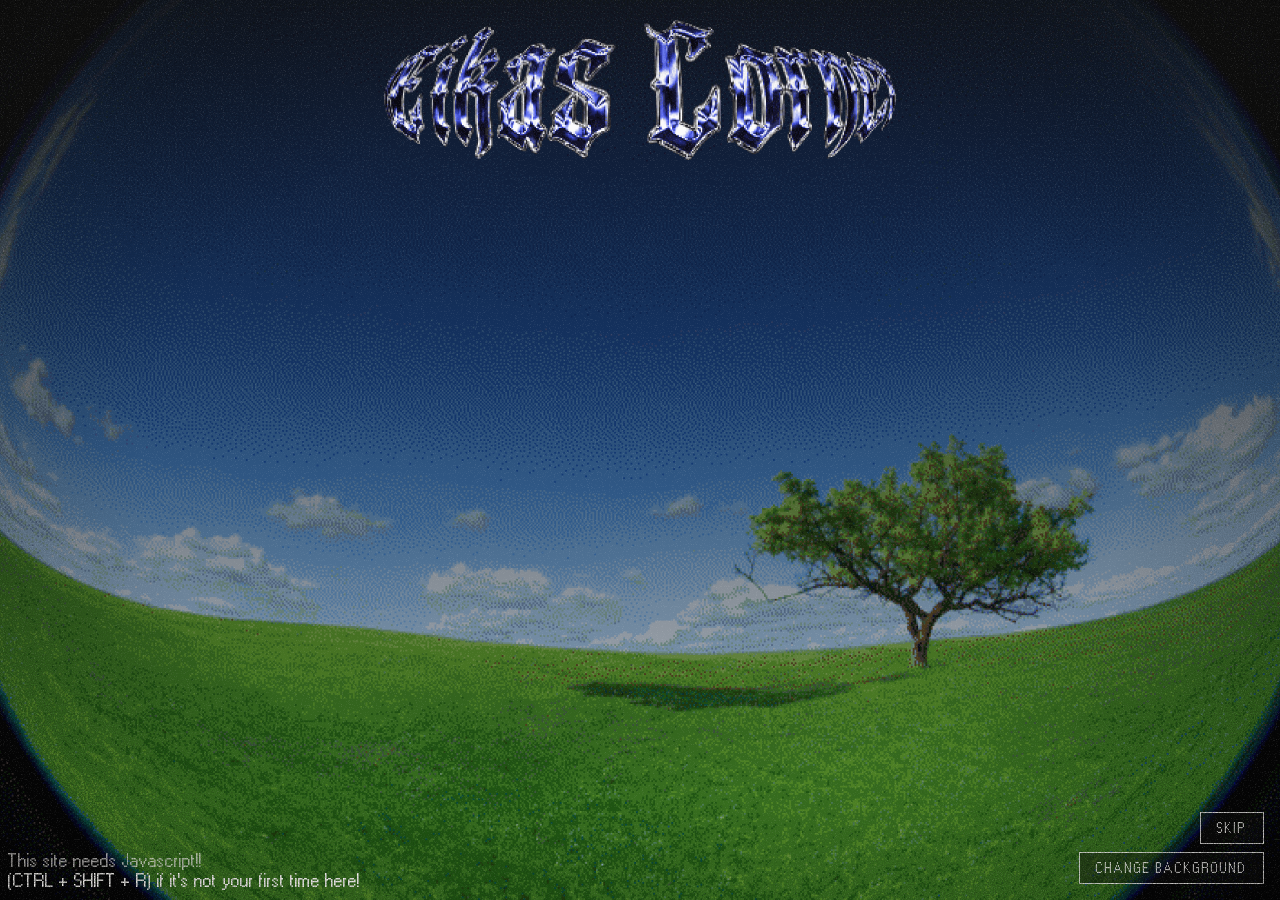
<file: index.html>
<!DOCTYPE html>
<html lang="en">
<head>
    <meta charset="UTF-8">
    <meta name="viewport" content="width=device-width, initial-scale=1.0">
    <title>Eikas Corner</title>
    <meta name="description" content="Delusional writings">

    <meta property="og:type" content="website">
    <meta property="og:title" content="Eikas Corner">
    <meta property="og:description" content="Delusional writings">
    <meta property="og:image" content="https://eikascorner.neocities.org/images/eikascornerlogo.png">
    <meta property="og:url" content="https://eikascorner.neocities.org/">

    <meta name="twitter:card" content="summary">
    <meta name="twitter:title" content="Eikas Corner">
    <meta name="twitter:description" content="Delusional writings">
    <meta name="twitter:image" content="https://eikascorner.neocities.org/images/eikascornerlogo.png">

    <link rel="stylesheet" href="stylesheet.css">
    <link rel="icon" type="image/png" href="images/favicon.png">
    <style>
        .corner-text-wrap {
            position: fixed;
            bottom: 8px;
            left: 8px;
            z-index: 10;
            max-width: calc(100vw - 260px);
        }

        .corner-text {
            margin: 0;
            font-size: 17px;
            color: #F5F3F0;
            font-family: w98regular;
        }

        @media (max-width: 550px) {
            .corner-text-wrap {
                display: none;
            }
        }

    </style>
</head>
<body class="splash-body">

    <div class="logo">
        <a href="home.html">
        <img src="images/eikascornerlogodithered.png" alt="eikascornerlogo">
        </a>
    </div>

    <div class="page-fade">

        <div class="corner-btns">
            <a id="skip-btn" class="skip-btn" href="home.html">Skip</a>
            <button id="bg-btn" class="bg-btn" type="button">Change background</button>
        </div>

        <div class="corner-text-wrap">
            <p class="corner-text" style="opacity: 0.7;">This site needs Javascript!!</p>
            <p class="corner-text">(CTRL + SHIFT + R) if it's not your first time here!</p>
        </div>

        <div class="splash-wrap">
            <div class="splash">
                <h1 id="typewriter"><span id="typewriter-text"></span></h1>

                <div id="gate" class="gate">
                    <button id="continue-btn" class="continue-btn" type="button">Enter</button>
                </div>
            </div>
        </div>

    </div>

<script>
    (function () {
        var textEl = document.getElementById('typewriter-text');
        if (!textEl) return;
 
        var lines = [
            "You clicked on the link?",
            "And now you're here?",
            "I guess I have no choice but to let you in..."
        ];
 
        var typeSpeed = 30;
        var pauseAfterType = 1200;
 
        var lineIndex = 0;
        var charIndex = 0;
 
        var startDelay = 1500; // ms to wait before typing begins   

        function typeLine() {
            var current = lines[lineIndex];
            if (charIndex <= current.length) {
                textEl.textContent = current.slice(0, charIndex);
                charIndex++;
                setTimeout(typeLine, typeSpeed);
            } else if (lineIndex < lines.length - 1) {
                setTimeout(function () {
                    lineIndex++;
                    charIndex = 0;
                    typeLine();
                }, pauseAfterType);
            } else {
                var gate = document.getElementById('gate');
                if (gate) gate.classList.add('gate-visible');
            }
             
        }
 
        window.addEventListener('load', function () {
            setTimeout(typeLine, startDelay);
        });
 
        var continueBtn = document.getElementById('continue-btn');
        if (continueBtn) {
            continueBtn.addEventListener('click', function () {
                var pageFade = document.querySelector('.page-fade');
                if (pageFade) pageFade.classList.add('fade-out');
                sessionStorage.setItem('fadeTransition', '1');
                setTimeout(function () {
                    window.location.href = 'home.html';
                }, 400);
            });
        }
    })();

    (function () {
    var backgrounds = [
        "images/dreamcorebg.png",
        "images/stuffsbg.png",
        "images/hikingbg.png",
    ];

    var mobileVersions = {
        "images/dreamcorebg.png": "images/dreamcorebgmobile.png"
    };

    var mobileQuery = window.matchMedia('(max-width: 700px), (orientation: portrait)');

    var btn = document.getElementById('bg-btn');
    if (!btn) return;

    var index = 0;
    try {
        var saved = parseInt(localStorage.getItem('splashBg'), 10);
        if (saved >= 0 && saved < backgrounds.length) index = saved;
    } catch (e) {}

    function apply() {
        var file = backgrounds[index];
        if (mobileQuery.matches && mobileVersions[file]) file = mobileVersions[file];
        document.body.style.setProperty('--splash-bg', "url('" + file + "')");
        try { localStorage.setItem('splashBg', index); } catch (e) {}
    }

    apply();

    // re-apply if the phone is rotated / window resized across the breakpoint
    if (mobileQuery.addEventListener) mobileQuery.addEventListener('change', apply);
    else if (mobileQuery.addListener) mobileQuery.addListener(apply);

    btn.addEventListener('click', function () {
        index = (index + 1) % backgrounds.length;
        apply();
    });
})();

(function () {
    var skipBtn = document.getElementById('skip-btn');
    if (!skipBtn) return;

    skipBtn.addEventListener('click', function (e) {
        e.preventDefault();
        var pageFade = document.querySelector('.page-fade');
        if (pageFade) pageFade.classList.add('fade-out');
        try { sessionStorage.setItem('fadeTransition', '1'); } catch (err) {}
        setTimeout(function () {
            window.location.href = 'home.html';
        }, 400);
    });
})();
</script>


</body>
</html>
</file>
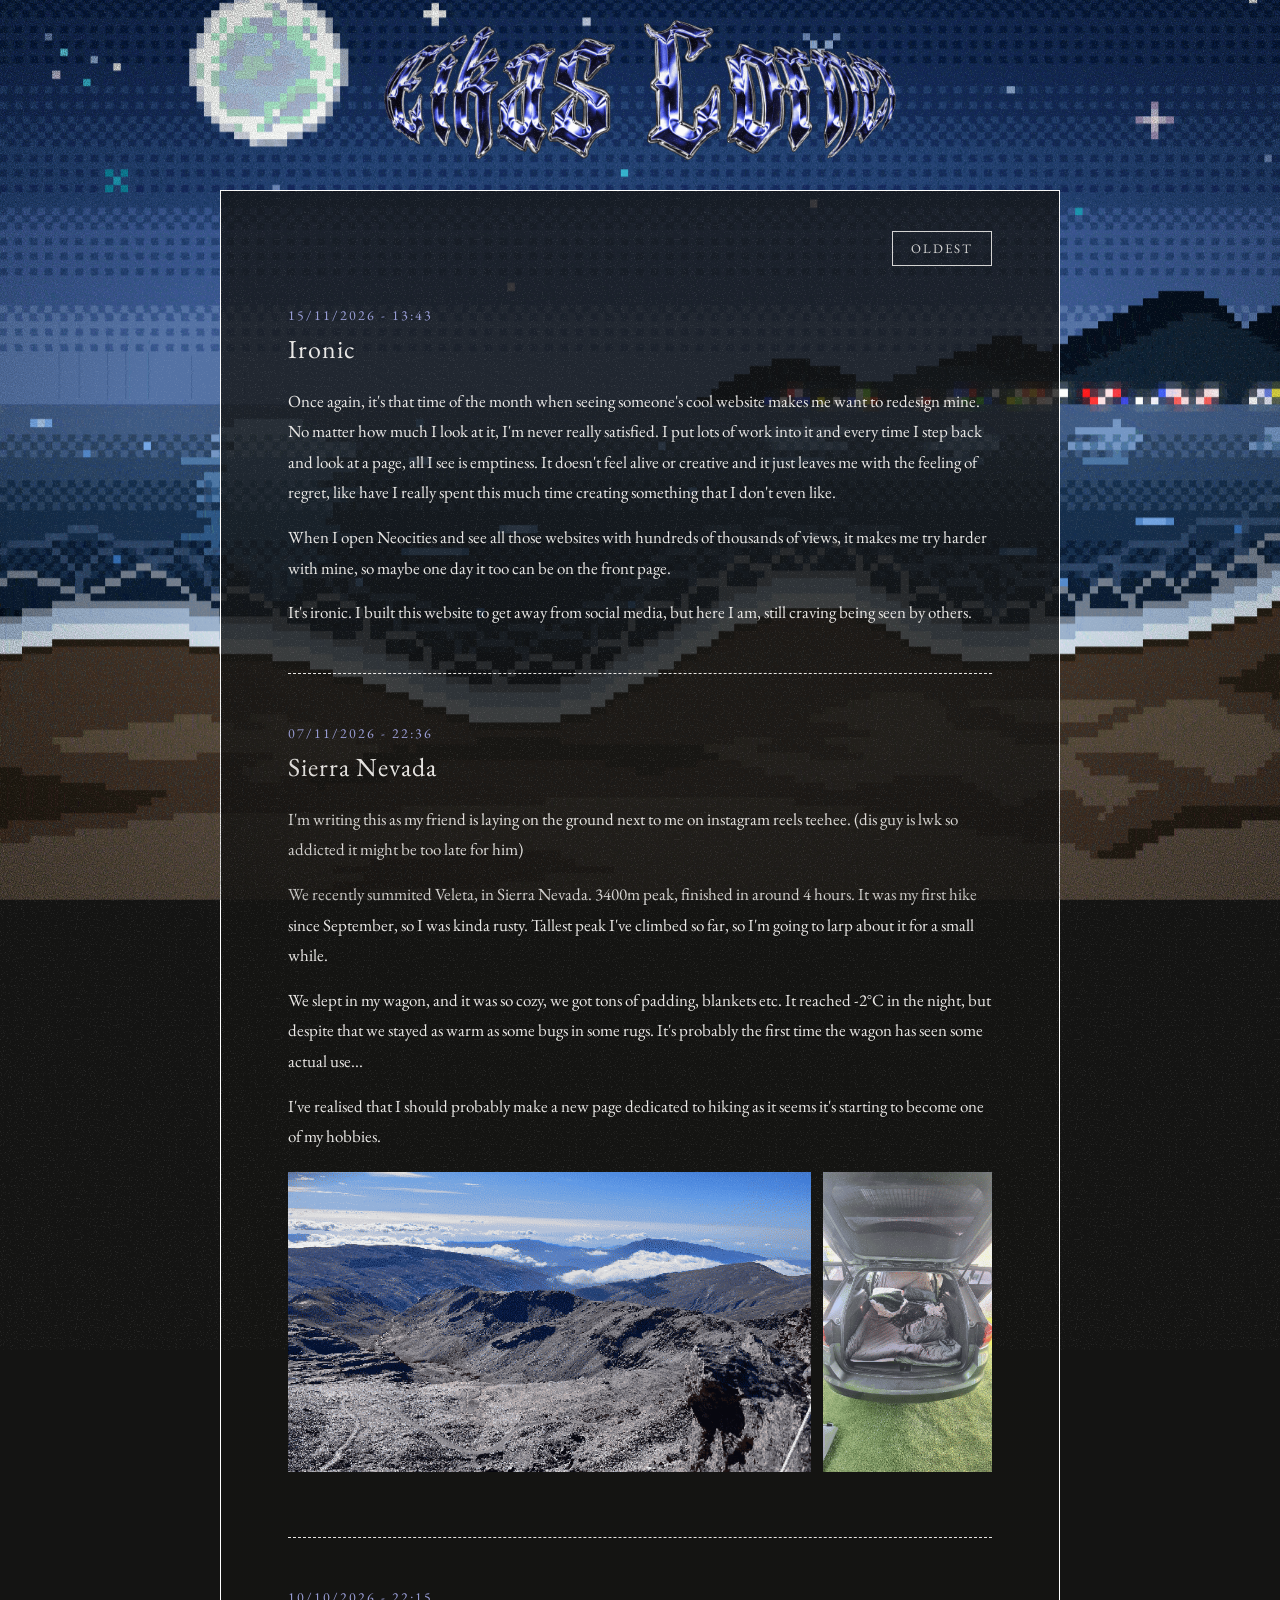
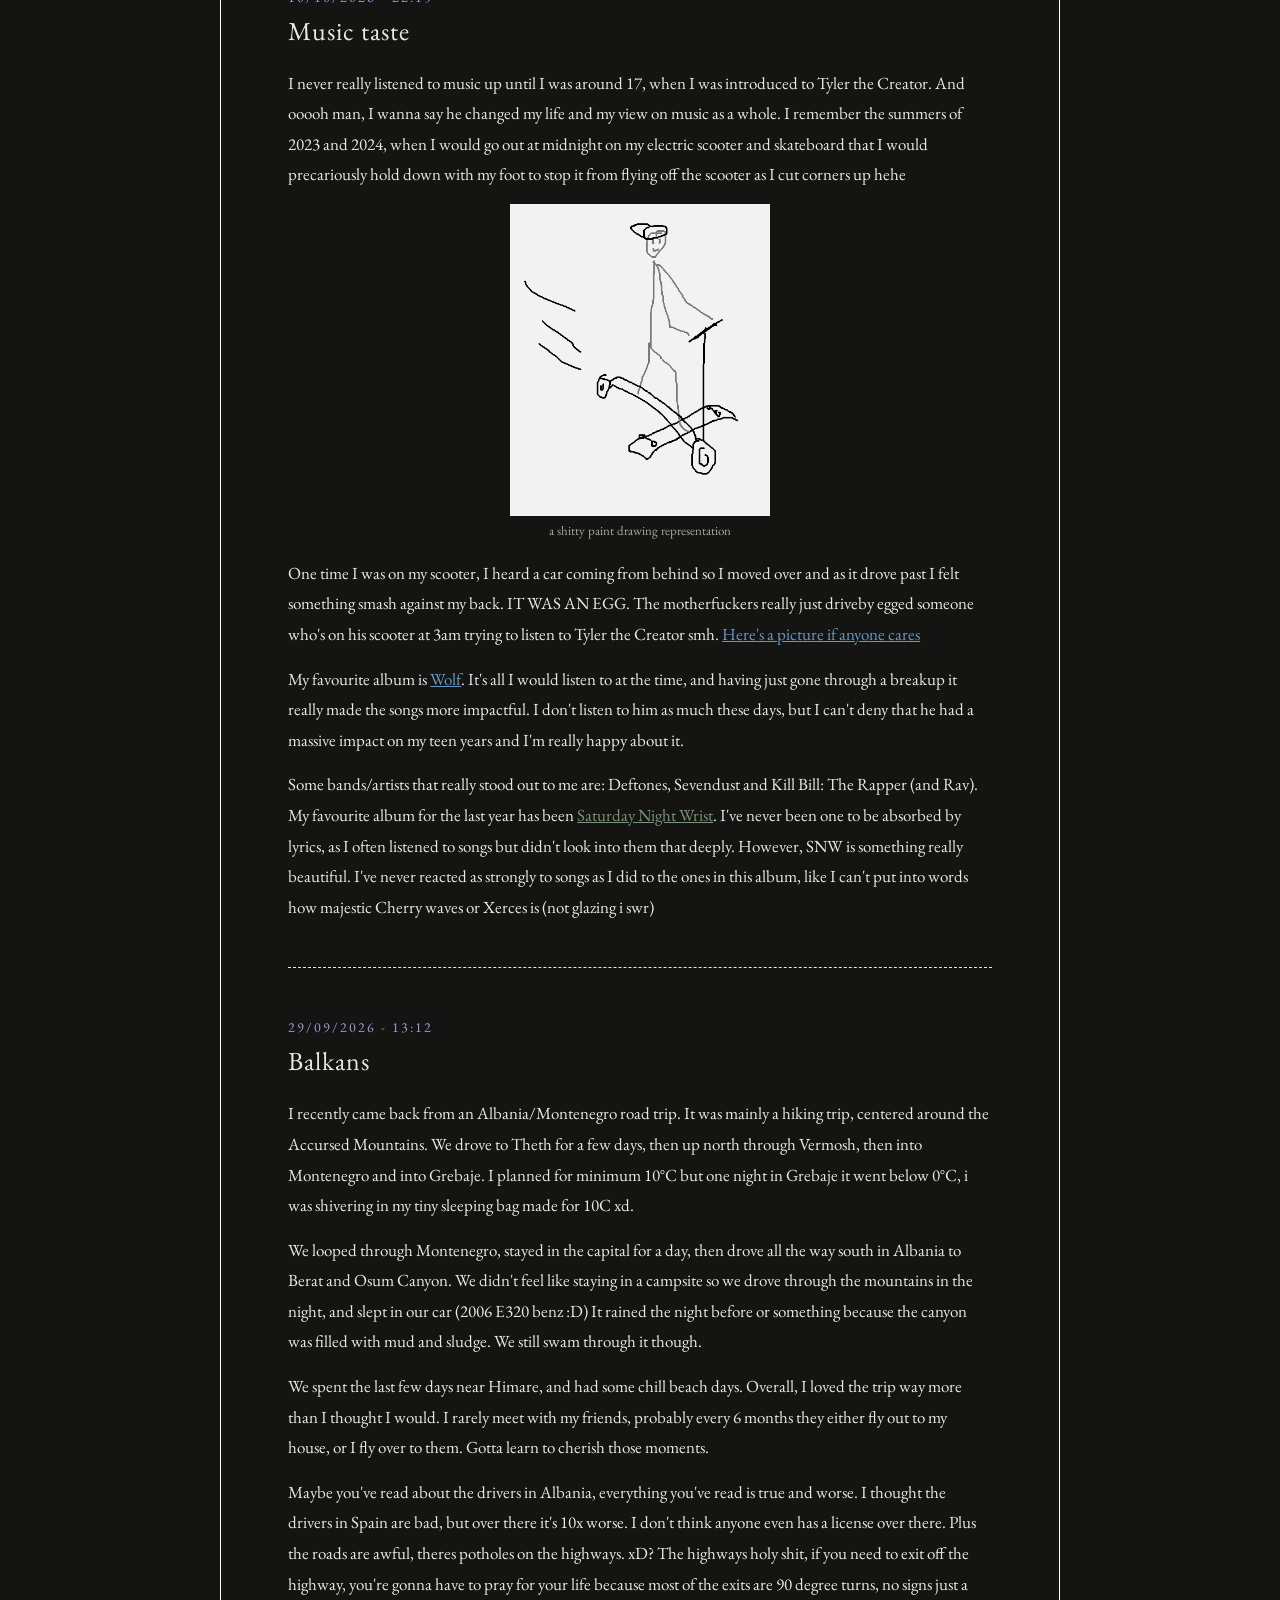
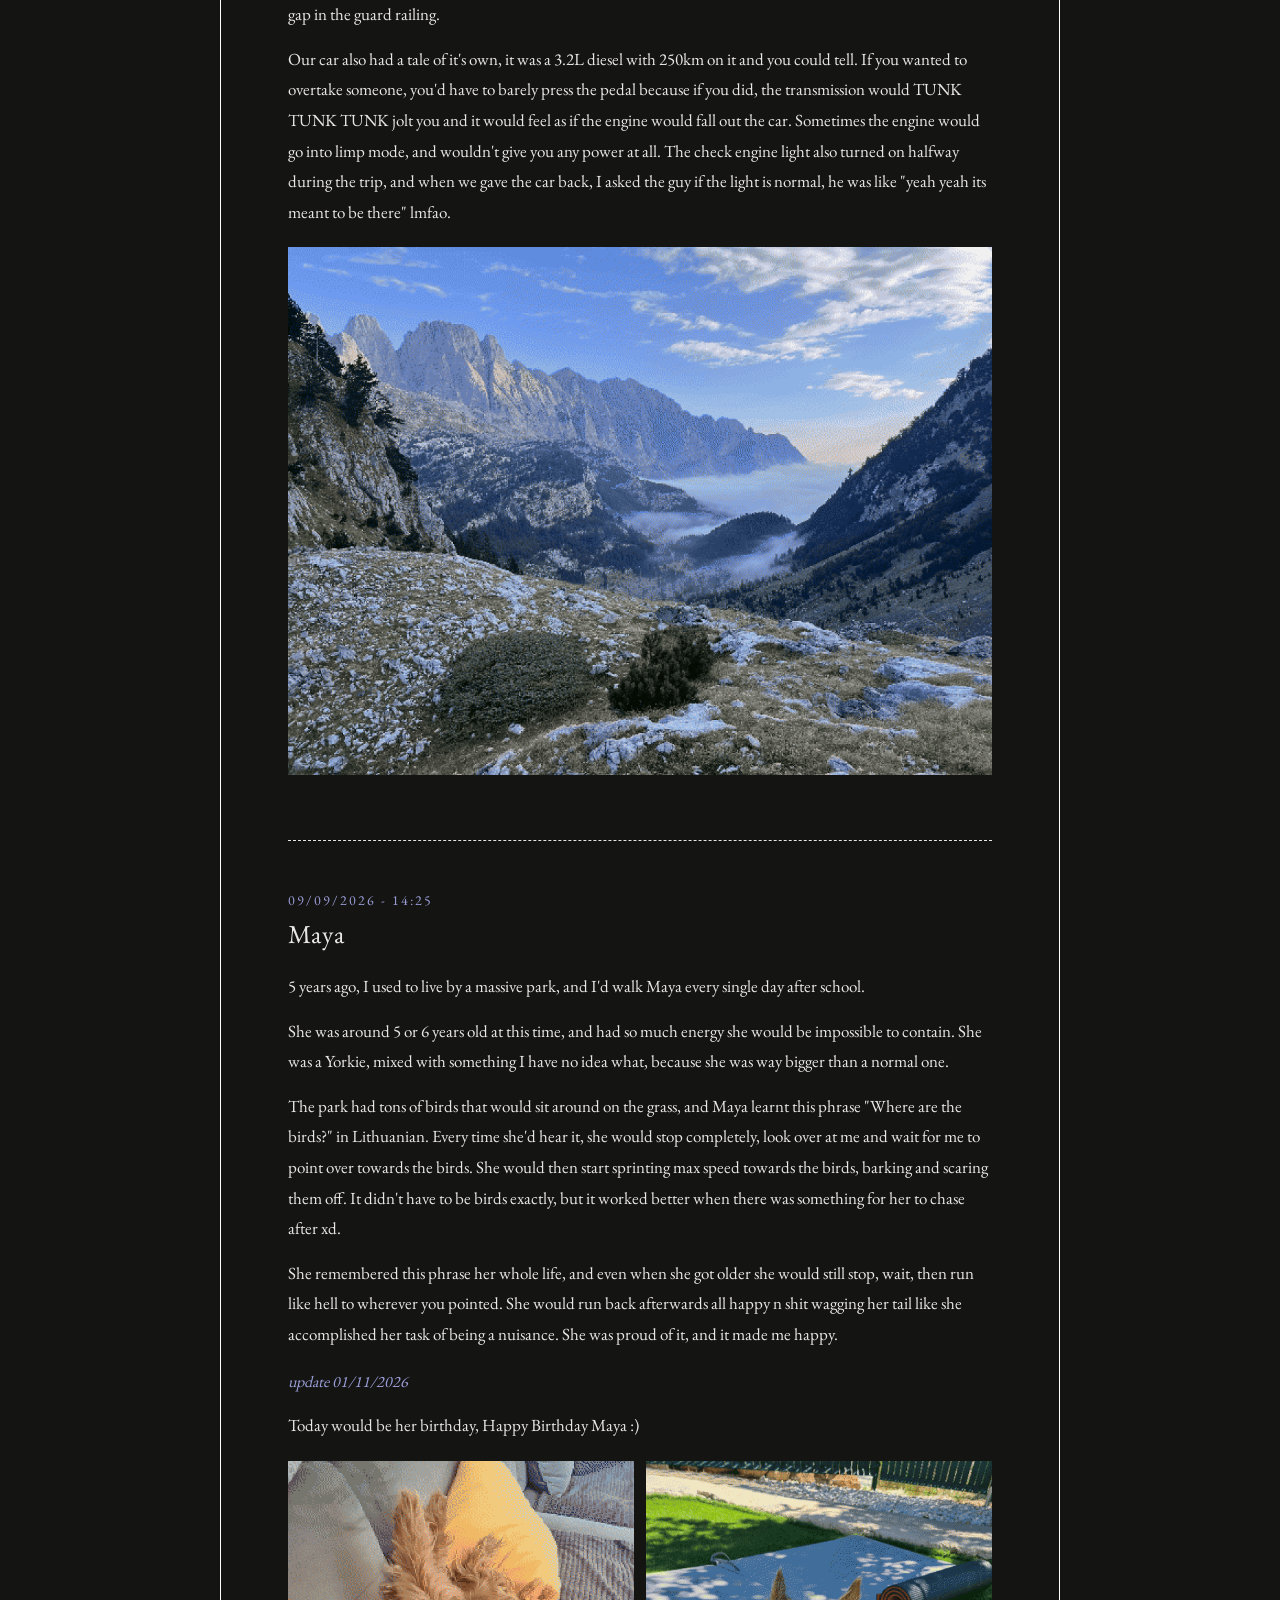
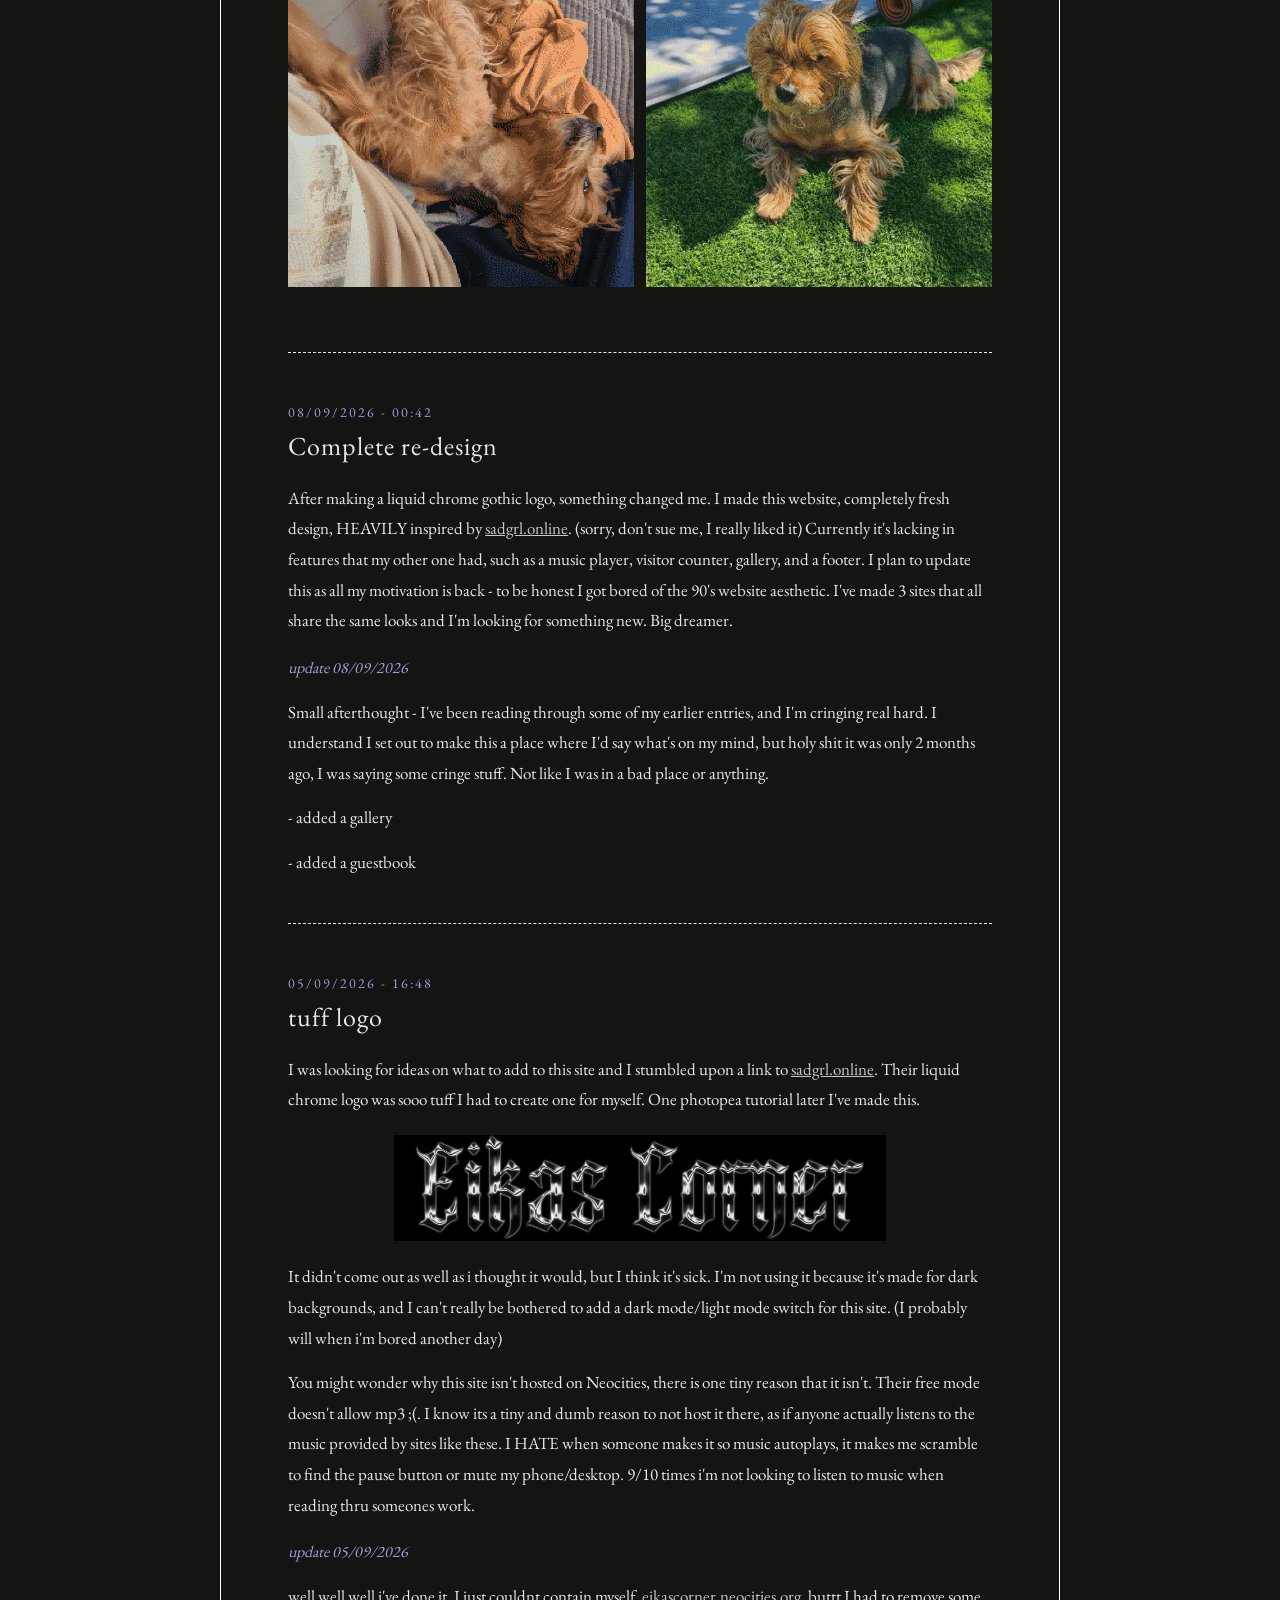
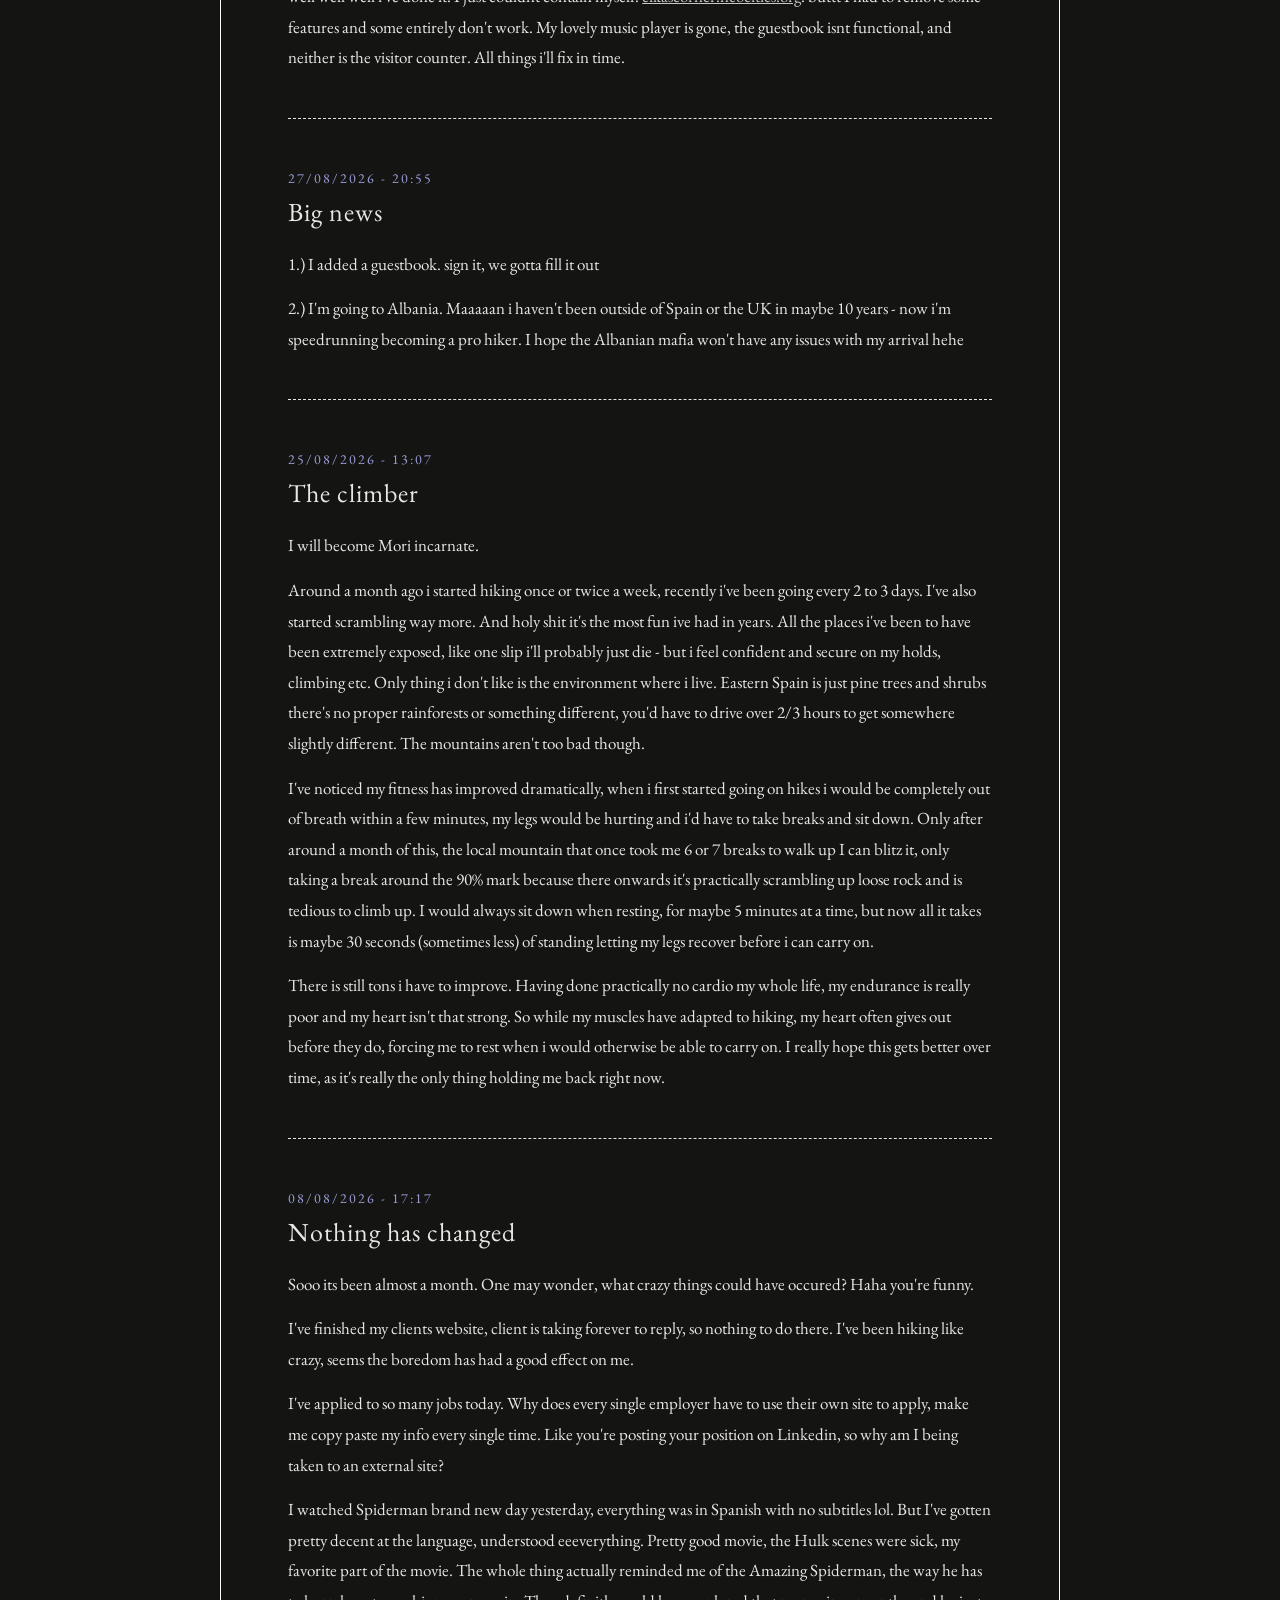
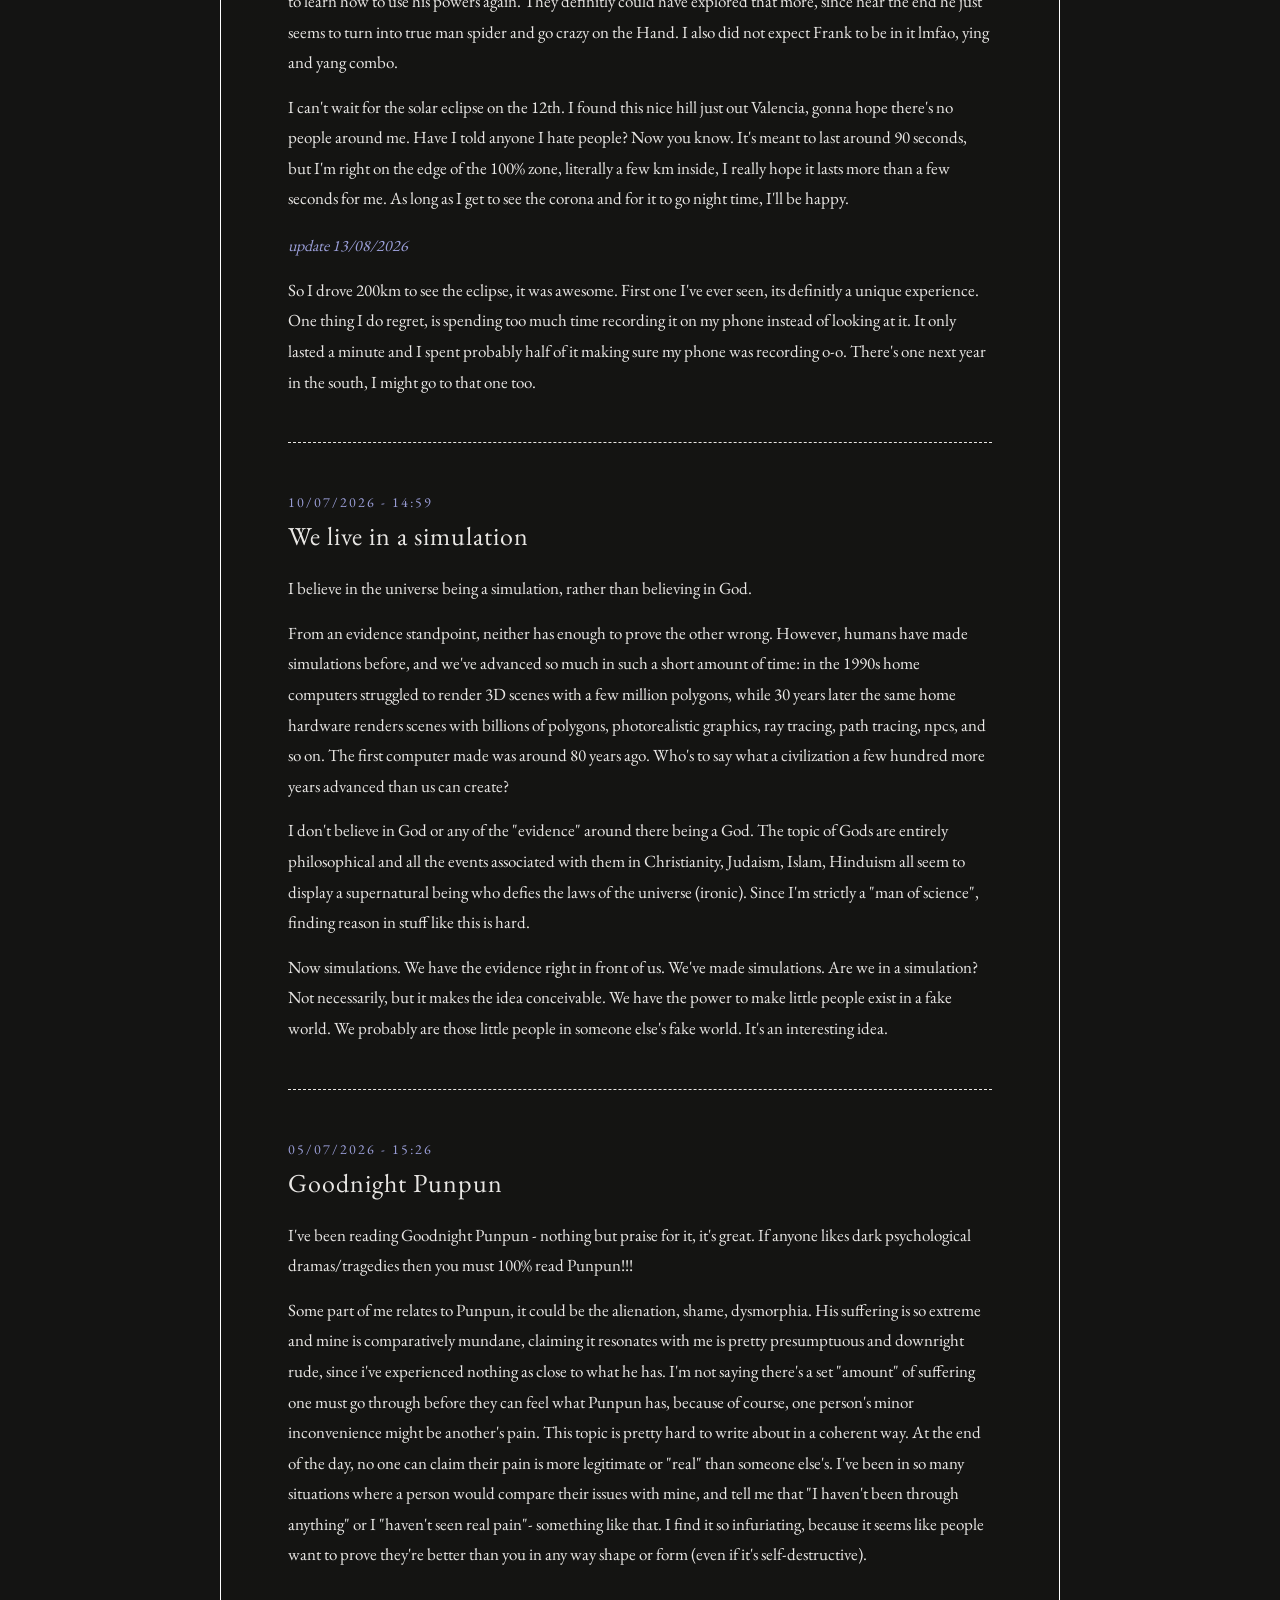
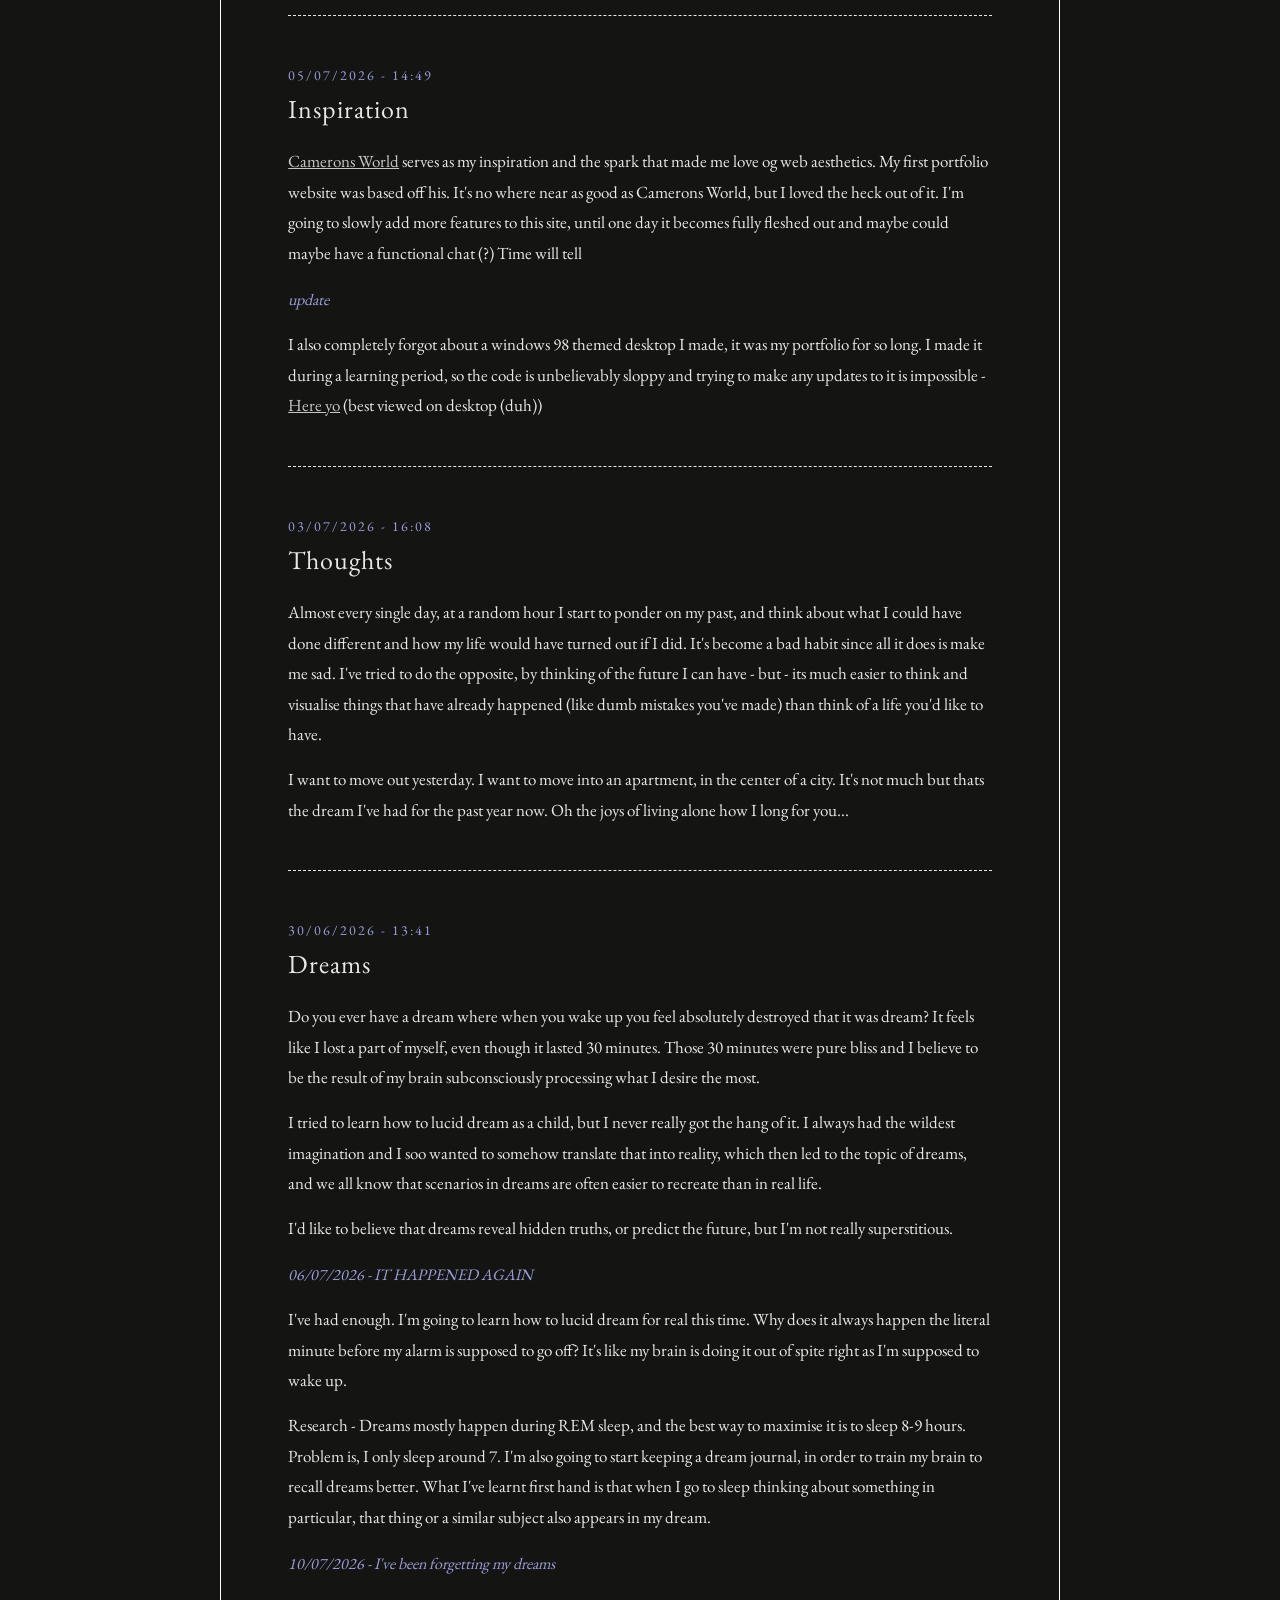
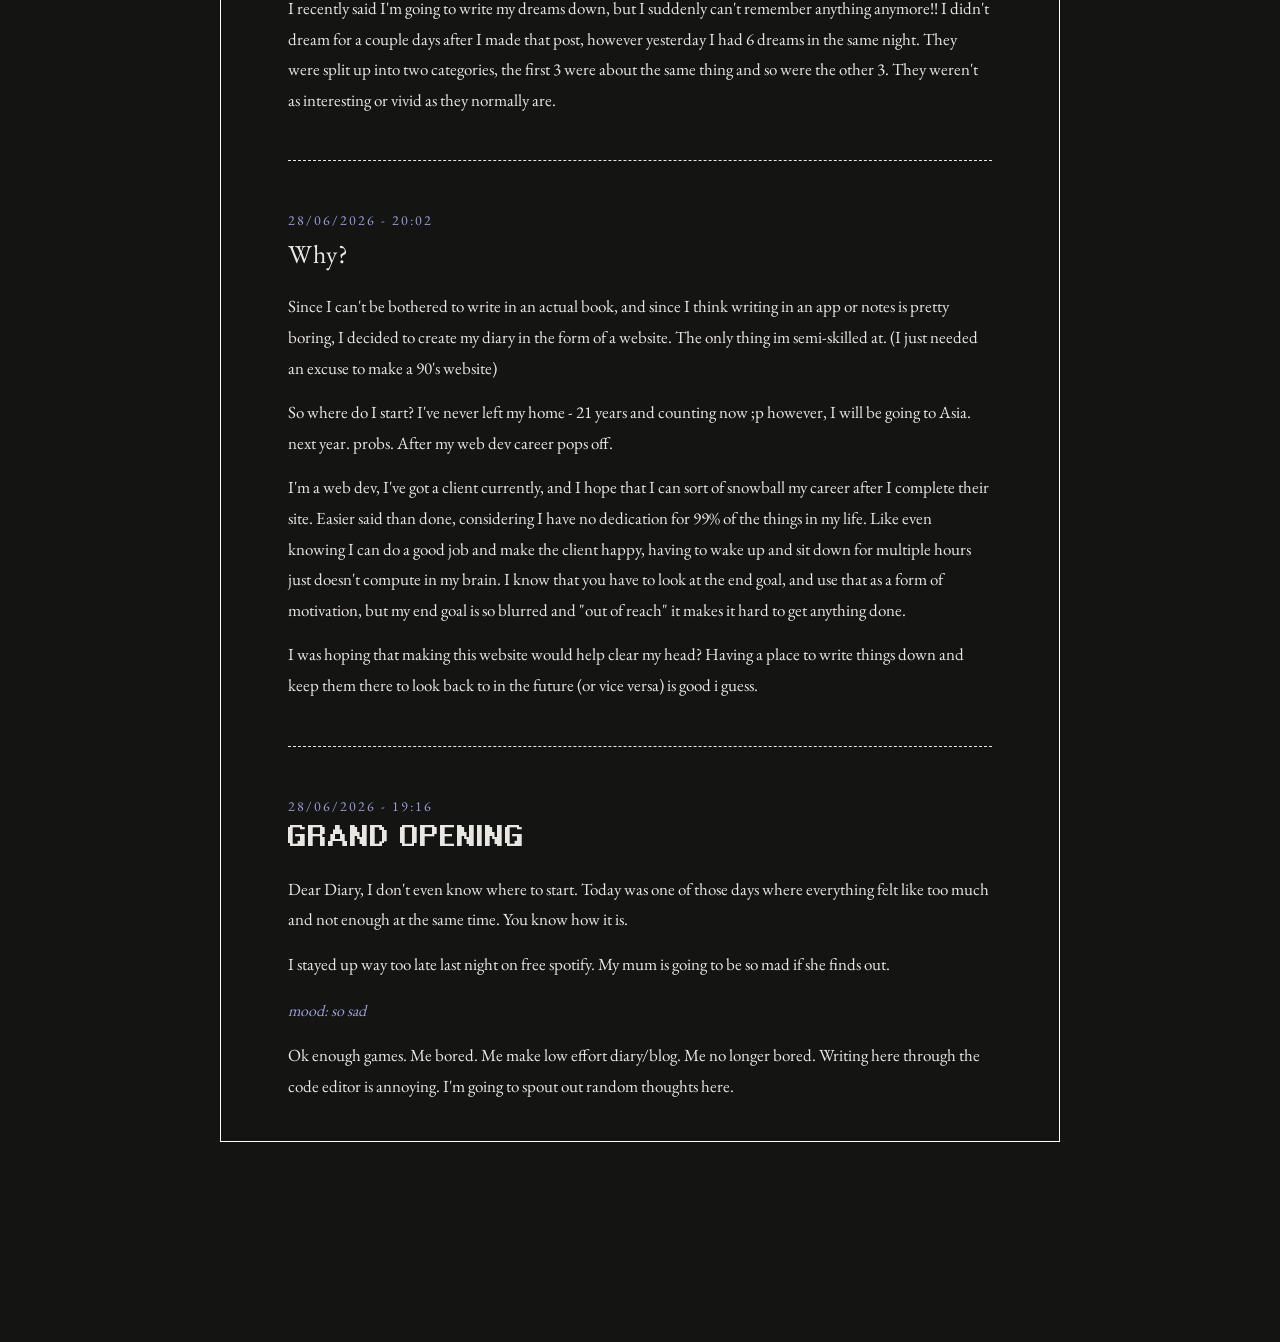
<file: blog.html>
<!DOCTYPE html>
<html lang="en">
<head>
    <meta charset="UTF-8">
    <meta name="viewport" content="width=device-width, initial-scale=1.0">
    <title>Eikas Corner | Blog</title>
    <meta name="description" content="A personal blog about my deluded thoughts.">

    <meta property="og:type" content="website">
    <meta property="og:title" content="Eikas Corner | Blog">
    <meta property="og:description" content="A personal blog about my deluded thoughts.">
    <meta property="og:image" content="https://eikascorner.neocities.org/images/eikascornerlogo.png">
    <meta property="og:url" content="https://eikascorner.neocities.org/">

    <meta name="twitter:card" content="summary">
    <meta name="twitter:title" content="Eikas Corner | Blog">
    <meta name="twitter:description" content="A personal blog about my deluded thoughts.">
    <meta name="twitter:image" content="https://eikascorner.neocities.org/images/eikascornerlogo.png">

    <link rel="alternate" type="application/rss+xml" title="Eikas Corner RSS Feed" href="feed.xml">

    <script src="components.js"></script>

    <link rel="stylesheet" href="stylesheet.css">
    <link rel="icon" type="image/png" href="images/favicon.png">

    <style>
    .song-box, .manga-box {
        display: none;
    }

    html::before {
        content: "";
        position: fixed;
        top: 0;
        left: 0;
        width: 100%;
        height: 100vh;
        height: 100lvh;
        z-index: -1;
        pointer-events: none;
        background: url('images/beach.gif') center / cover no-repeat;
    }

    .blog-page {
        --logo-img:  none;
        --main-img:  none;
        --logo-tint: 0;
        --main-tint: 0.8;
    }

    .blog-page .main::before {
        display: none;
    }
    .content {
        border: 1px solid white;
    }
    @media (min-width: 901px) {
        .blog-page .page {
            padding-bottom: 200px;
        }
    }
</style>
</head>
<body class="blog-page">

    <div class="logo">
        <a href="home.html">
        <img src="images/eikascornerlogo.png" alt="eikascornerlogo">
        </a>
    </div>


    <div class="page">
        

    <div class="main">
        <div class="content">
            <button id="sort-toggle" class="sort-toggle" type="button">Oldest</button>

            <article class="entry" id="back to basics">
                <p class="entry-date">15/11/2026 - 13:43</p>
                <h2 class="entry-title">Ironic</h2>
                <div class="entry-body">
                    <p>Once again, it's that time of the month when seeing someone's cool website makes me want to redesign mine. No matter how much I look at it, I'm never really satisfied. I put lots of work into it and every time I step back and look at a page, all I see is emptiness. It doesn't feel alive or creative and it just leaves me with the feeling of regret, like have I really spent this much time creating something that I don't even like.</p>
                    <p>When I open Neocities and see all those websites with hundreds of thousands of views, it makes me try harder with mine, so maybe one day it too can be on the front page.</p>
                    <p>It's ironic. I built this website to get away from social media, but here I am, still craving being seen by others.</p>
                </div>
            </article>

            <!--<article class="entry" id="music-taste">
                <p class="entry-date">23/10/2026 - 18:20</p>
                <h2 class="entry-title">Back to basics</h2>
                <div class="entry-body">
                    <p>My friend suggested I talk about more random/weird things on my blogs..</p>
                    <p class="entry-mood">my unreasonably strong opinions about</p>
                </div>
            </article>-->

            <article class="entry" id="veleta">
                <p class="entry-date">07/11/2026 - 22:36</p>
                <h2 class="entry-title">Sierra Nevada</h2>
                <div class="entry-body">
                    <p>I'm writing this as my friend is laying on the ground next to me on instagram reels teehee. (dis guy is lwk so addicted it might be too late for him)</p>
                    <p>We recently summited Veleta, in Sierra Nevada. 3400m peak, finished in around 4 hours. It was my first hike since September, so I was kinda rusty. Tallest peak I've climbed so far, so I'm going to larp about it for a small while.</p>
                    <p>We slept in my wagon, and it was so cozy, we got tons of padding, blankets etc. It reached -2°C in the night, but despite that we stayed as warm as some bugs in some rugs. It's probably the first time the wagon has seen some actual use...</p>
                    <p>I've realised that I should probably make a new page dedicated to hiking as it seems it's starting to become one of my hobbies.</p>
                    <div class="img-row img-row--mixed">
                        <img src="images/veleta.png" alt="veleta" style="flex-grow: 1.744">
                        <img src="images/wagonbed.png" alt="wagonbed" style="flex-grow: 0.562">
                    </div>
                </div>
            </article>

            <article class="entry" id="music-taste">
                <p class="entry-date">10/10/2026 - 22:15</p>
                <h2 class="entry-title">Music taste</h2>
                <div class="entry-body">
                    <p>I never really listened to music up until I was around 17, when I was introduced to Tyler the Creator. And ooooh man, I wanna say he changed my life and my view on music as a whole. I remember the summers of 2023 and 2024, when I would go out at midnight on my electric scooter and skateboard that I would precariously hold down with my foot to stop it from flying off the scooter as I cut corners up hehe</p>
                    <figure class="song-figure">
                        <img src="images/scooter.png" alt="My electric scooter">
                        <figcaption>a shitty paint drawing representation</figcaption>
                    </figure>
                    <p>One time I was on my scooter, I heard a car coming from behind so I moved over and as it drove past I felt something smash against my back. IT WAS AN EGG. The motherfuckers really just driveby egged someone who's on his scooter at 3am trying to listen to Tyler the Creator smh. <a href="gallery.html#egged" target="_blank" style="color: #7DB9EF;">Here's a picture if anyone cares</a></p>
                    <p>My favourite album is <a href="https://www.youtube.com/watch?v=AknjeiApwhg&list=OLAK5uy_ng2CdT6wBmIoe4k9UE9We2pM9VCTT1AsM" target="_blank" style="color: #7DB9EF;">Wolf</a>. It's all I would listen to at the time, and having just gone through a breakup it really made the songs more impactful. I don't listen to him as much these days, but I can't deny that he had a massive impact on my teen years and I'm really happy about it.</p>
                    <p>Some bands/artists that really stood out to me are: Deftones, Sevendust and Kill Bill: The Rapper (and Rav). My favourite album for the last year has been <a href="https://www.youtube.com/watch?v=DKPs4r5uDq0" target="_blank" style="color: #92B493;">Saturday Night Wrist</a>. I've never been one to be absorbed by lyrics, as I often listened to songs but didn't look into them that deeply. However, SNW is something really beautiful. I've never reacted as strongly to songs as I did to the ones in this album, like I can't put into words how majestic Cherry waves or Xerces is (not glazing i swr)</p>
                </div>
            </article>

            <article class="entry" id="balkans"> 
                <p class="entry-date">29/09/2026 - 13:12</p>
                <h2 class="entry-title">Balkans</h2>
                <div class="entry-body">
                    <p>I recently came back from an Albania/Montenegro road trip. It was mainly a hiking trip, centered around the Accursed Mountains. We drove to Theth for a few days, then up north through Vermosh, then into Montenegro and into Grebaje. I planned for minimum 10°C but one night in Grebaje it went below 0°C, i was shivering in my tiny sleeping bag made for 10C xd.</p>
                    <p>We looped through Montenegro, stayed in the capital for a day, then drove all the way south in Albania to Berat and Osum Canyon. We didn't feel like staying in a campsite so we drove through the mountains in the night, and slept in our car (2006 E320 benz :D) It rained the night before or something because the canyon was filled with mud and sludge. We still swam through it though.</p>
                    <p>We spent the last few days near Himare, and had some chill beach days. Overall, I loved the trip way more than I thought I would. I rarely meet with my friends, probably every 6 months they either fly out to my house, or I fly over to them. Gotta learn to cherish those moments.</p>
                    <p>Maybe you've read about the drivers in Albania, everything you've read is true and worse. I thought the drivers in Spain are bad, but over there it's 10x worse. I don't think anyone even has a license over there. Plus the roads are awful, theres potholes on the highways. xD? The highways holy shit, if you need to exit off the highway, you're gonna have to pray for your life because most of the exits are 90 degree turns, no signs just a gap in the guard railing.</p>
                    <p>Our car also had a tale of it's own, it was a 3.2L diesel with 250km on it and you could tell. If you wanted to overtake someone, you'd have to barely press the pedal because if you did, the transmission would TUNK TUNK TUNK jolt you and it would feel as if the engine would fall out the car. Sometimes the engine would go into limp mode, and wouldn't give you any power at all. The check engine light also turned on halfway during the trip, and when we gave the car back, I asked the guy if the light is normal, he was like "yeah yeah its meant to be there" lmfao.</p>
                    <img src="images/morningfog.png" alt="albania mountains pic">
                </div>
            </article>

            <article class="entry" id="maya">
                <p class="entry-date">09/09/2026 - 14:25</p>
                <h2 class="entry-title">Maya</h2>
                <div class="entry-body">
                    <p>5 years ago, I used to live by a massive park, and I'd walk Maya every single day after school.</p>
                    <p> She was around 5 or 6 years old at this time, and had so much energy she would be impossible to contain. She was a Yorkie, mixed with something I have no idea what, because she was way bigger than a normal one.</p>
                    <p>The park had tons of birds that would sit around on the grass, and Maya learnt this phrase "Where are the birds?" in Lithuanian. Every time she'd hear it, she would stop completely, look over at me and wait for me to point over towards the birds. She would then start sprinting max speed towards the birds, barking and scaring them off. It didn't have to be birds exactly, but it worked better when there was something for her to chase after xd.</p>
                    <p>She remembered this phrase her whole life, and even when she got older she would still stop, wait, then run like hell to wherever you pointed. She would run back afterwards all happy n shit wagging her tail like she accomplished her task of being a nuisance. She was proud of it, and it made me happy.</p>
                    <p class="entry-mood">update 01/11/2026</p>
                    <p>Today would be her birthday, Happy Birthday Maya :)</p>
                    <div class="img-row">
                        <img src="images/mayamemory.png" alt="maya memory pic">
                        <img src="images/mayamemory2.png" alt="maya memory pic 2">
                    </div>
                    
                </div>
            </article>

            <article class="entry" id="redesign">
                <p class="entry-date">08/09/2026 - 00:42</p>
                <h2 class="entry-title">Complete re-design</h2>
                <div class="entry-body">
                    <p>After making a liquid chrome gothic logo, something changed me. I made this website, completely fresh design, HEAVILY inspired by <a href="https://sadgrl.online/" target="_blank">sadgrl.online</a>. (sorry, don't sue me, I really liked it) Currently it's lacking in features that my other one had, such as a music player, visitor counter, gallery, and a footer. I plan to update this as all my motivation is back - to be honest I got bored of the 90's website aesthetic. I've made 3 sites that all share the same looks and I'm looking for something new. Big dreamer. </p>
                    <p class="entry-mood">update 08/09/2026</p>
                    <p>Small afterthought - I've been reading through some of my earlier entries, and I'm cringing real hard. I understand I set out to make this a place where I'd say what's on my mind, but holy shit it was only 2 months ago, I was saying some cringe stuff. Not like I was in a bad place or anything.</p>
                    <p>- added a gallery</p>
                    <p>- added a guestbook</p>
                </div>
            </article>

            <article class="entry" id="tuff-logo">
                <p class="entry-date">05/09/2026 - 16:48</p>
                <h2 class="entry-title">tuff logo</h2>
                <div class="entry-body">
                    <p>I was looking for ideas on what to add to this site and I stumbled upon a link to <a href="https://sadgrl.online/" target="_blank">sadgrl.online</a>. Their liquid chrome logo was sooo tuff I had to create one for myself. One photopea tutorial later I've made this.</p>
                    <img src="images/eikascornerliquid.png" alt="eikascorner liquid chrome logo" style="width: 70%;">
                    <p>It didn't come out as well as i thought it would, but I think it's sick. I'm not using it because it's made for dark backgrounds, and I can't really be bothered to add a dark mode/light mode switch for this site. (I probably will when i'm bored another day)</p>
                    <p>You might wonder why this site isn't hosted on Neocities, there is one tiny reason that it isn't. Their free mode doesn't allow mp3 ;(. I know its a tiny and dumb reason to not host it there, as if anyone actually listens to the music provided by sites like these. I HATE when someone makes it so music autoplays, it makes me scramble to find the pause button or mute my phone/desktop. 9/10 times i'm not looking to listen to music when reading thru someones work.</p>
                    <p class="entry-mood">update 05/09/2026</p>
                    <p>well well well i've done it. I just couldnt contain myself. <a href="https://eikascorner.neocities.org/">eikascorner.neocities.org</a>. buttt I had to remove some features and some entirely don't work. My lovely music player is gone, the guestbook isnt functional, and neither is the visitor counter. All things i'll fix in time.</p>
                </div>
            </article>

            <article class="entry" id="big-news">
                <p class="entry-date">27/08/2026 - 20:55</p>
                <h2 class="entry-title">Big news</h2>
                <div class="entry-body">
                    <p>1.) I added a guestbook. sign it, we gotta fill it out</p>
                    <p>2.) I'm going to Albania. Maaaaan i haven't been outside of Spain or the UK in maybe 10 years - now i'm speedrunning becoming a pro hiker. I hope the Albanian mafia won't have any issues with my arrival hehe</p>
                </div>
            </article>

            <article class="entry" id="the-climber">
                <p class="entry-date">25/08/2026 - 13:07</p>
                <h2 class="entry-title">The climber</h2>
                <div class="entry-body">
                    <p>I will become Mori incarnate.</p>
                    <p>Around a month ago i started hiking once or twice a week, recently i've been going every 2 to 3 days. I've also started scrambling way more. And holy shit it's the most fun ive had in years. All the places i've been to have been extremely exposed, like one slip i'll probably just die - but i feel confident and secure on my holds, climbing etc. Only thing i don't like is the environment where i live. Eastern Spain is just pine trees and shrubs there's no proper rainforests or something different, you'd have to drive over 2/3 hours to get somewhere slightly different. The mountains aren't too bad though.</p>
                    <p>I've noticed my fitness has improved dramatically, when i first started going on hikes i would be completely out of breath within a few minutes, my legs would be hurting and i'd have to take breaks and sit down. Only after around a month of this, the local mountain that once took me 6 or 7 breaks to walk up I can blitz it, only taking a break around the 90% mark because there onwards it's practically scrambling up loose rock and is tedious to climb up. I would always sit down when resting, for maybe 5 minutes at a time, but now all it takes is maybe 30 seconds (sometimes less) of standing letting my legs recover before i can carry on.</p>
                    <p>There is still tons i have to improve. Having done practically no cardio my whole life, my endurance is really poor and my heart isn't that strong. So while my muscles have adapted to hiking, my heart often gives out before they do, forcing me to rest when i would otherwise be able to carry on. I really hope this gets better over time, as it's really the only thing holding me back right now.</p>
                </div>
            </article>

            <article class="entry" id="nothing-has-changed">
                <p class="entry-date">08/08/2026 - 17:17</p>
                <h2 class="entry-title">Nothing has changed</h2>
                <div class="entry-body">
                    <p>Sooo its been almost a month. One may wonder, what crazy things could have occured? Haha you're funny.</p>
                    <p>I've finished my clients website, client is taking forever to reply, so nothing to do there. I've been hiking like crazy, seems the boredom has had a good effect on me.</p>
                    <p>I've applied to so many jobs today. Why does every single employer have to use their own site to apply, make me copy paste my info every single time. Like you're posting your position on Linkedin, so why am I being taken to an external site?</p>
                    <p>I watched Spiderman brand new day yesterday, everything was in Spanish with no subtitles lol. But I've gotten pretty decent at the language, understood eeeverything. Pretty good movie, the Hulk scenes were sick, my favorite part of the movie. The whole thing actually reminded me of the Amazing Spiderman, the way he has to learn how to use his powers again. They definitly could have explored that more, since near the end he just seems to turn into true man spider and go crazy on the Hand. I also did not expect Frank to be in it lmfao, ying and yang combo.</p>
                    <p>I can't wait for the solar eclipse on the 12th. I found this nice hill just out Valencia, gonna hope there's no people around me. Have I told anyone I hate people? Now you know. It's meant to last around 90 seconds, but I'm right on the edge of the 100% zone, literally a few km inside, I really hope it lasts more than a few seconds for me. As long as I get to see the corona and for it to go night time, I'll be happy.</p>
                    <p class="entry-mood">update 13/08/2026</p>
                    <p>So I drove 200km to see the eclipse, it was awesome. First one I've ever seen, its definitly a unique experience. One thing I do regret, is spending too much time recording it on my phone instead of looking at it. It only lasted a minute and I spent probably half of it making sure my phone was recording o-o. There's one next year in the south, I might go to that one too.</p>
                </div>
            </article>

            <article class="entry" id="simulation">
                <p class="entry-date">10/07/2026 - 14:59</p>
                <h2 class="entry-title">We live in a simulation</h2>
                <div class="entry-body">
                    <p>I believe in the universe being a simulation, rather than believing in God.</p>
                    <p>From an evidence standpoint, neither has enough to prove the other wrong. However, humans have made simulations before, and we've advanced so much in such a short amount of time: in the 1990s home computers struggled to render 3D scenes with a few million polygons, while 30 years later the same home hardware renders scenes with billions of polygons, photorealistic graphics, ray tracing, path tracing, npcs, and so on. The first computer made was around 80 years ago. Who's to say what a civilization a few hundred more years advanced than us can create?</p>
                    <p>I don't believe in God or any of the "evidence" around there being a God. The topic of Gods are entirely philosophical and all the events associated with them in Christianity, Judaism, Islam, Hinduism all seem to display a supernatural being who defies the laws of the universe (ironic). Since I'm strictly a "man of science", finding reason in stuff like this is hard.</p>
                    <p>Now simulations. We have the evidence right in front of us. We've made simulations. Are we in a simulation? Not necessarily, but it makes the idea conceivable. We have the power to make little people exist in a fake world. We probably are those little people in someone else's fake world. It's an interesting idea.</p>
                </div>
            </article>

            <article class="entry" id="goodnight-punpun">
                <p class="entry-date">05/07/2026 - 15:26</p>
                <h2 class="entry-title">Goodnight Punpun</h2>
                <div class="entry-body">
                    <p>I've been reading Goodnight Punpun - nothing but praise for it, it's great. If anyone likes dark psychological dramas/tragedies then you must 100% read Punpun!!!</p>
                    <p>Some part of me relates to Punpun, it could be the alienation, shame, dysmorphia. His suffering is so extreme and mine is comparatively mundane, claiming it resonates with me is pretty presumptuous and downright rude, since i've experienced nothing as close to what he has. I'm not saying there's a set "amount" of suffering one must go through before they can feel what Punpun has, because of course, one person's minor inconvenience might be another's pain. This topic is pretty hard to write about in a coherent way. At the end of the day, no one can claim their pain is more legitimate or "real" than someone else's. I've been in so many situations where a person would compare their issues with mine, and tell me that "I haven't been through anything" or I "haven't seen real pain"- something like that. I find it so infuriating, because it seems like people want to prove they're better than you in any way shape or form (even if it's self-destructive).</p>
                </div>
            </article>

            <article class="entry" id="inspiration">
                <p class="entry-date">05/07/2026 - 14:49</p>
                <h2 class="entry-title">Inspiration</h2>
                <div class="entry-body">
                    <p><a href="https://www.cameronsworld.net/" target="_blank">Camerons World</a> serves as my inspiration and the spark that made me love og web aesthetics. My first portfolio website was based off his. It's no where near as good as Camerons World, but I loved the heck out of it. I'm going to slowly add more features to this site, until one day it becomes fully fleshed out and maybe could maybe have a functional chat (?) Time will tell</p>
                    <p class="entry-mood">update</p>
                    <p>I also completely forgot about a windows 98 themed desktop I made, it was my portfolio for so long. I made it during a learning period, so the code is unbelievably sloppy and trying to make any updates to it is impossible - <a href="https://eika12345.github.io/windows-98/" target="_blank">Here yo</a> (best viewed on desktop (duh))</p>
                </div>
            </article>

            <!--<article class="entry" id="bioshock">
                <p class="entry-date">04/07/2026 - 15:50</p>
                <h2 class="entry-title">Bioshock</h2>
                <div class="entry-body">
                     <p>Is a man not entitled to the sweat of his brow?
          'No!' says the man in Washington, 'It belongs to the poor.'
          'No!' says the man in the Vatican, 'It belongs to God.'
          'No!' says the man in Moscow, 'It belongs to everyone.'

          I rejected those answers; instead, I chose something different.
          I chose the impossible. I chose... Rapture.
          A city where the artist would not fear the censor.
          Where the scientist would not be bound by petty morality.
          Where the great would not be constrained by the small!</p>
          <p>I love this quote man Bioshock best game. Need i say more?</p>
                </div>
            </article>-->

            <article class="entry" id="thoughts">
                <p class="entry-date">03/07/2026 - 16:08</p>
                <h2 class="entry-title">Thoughts</h2>
                <div class="entry-body">
                    <p>Almost every single day, at a random hour I start to ponder on my past, and think about what I could have done different and how my life would have turned out if I did. It's become a bad habit since all it does is make me sad. I've tried to do the opposite, by thinking of the future I can have - but - its much easier to think and visualise things that have already happened (like dumb mistakes you've made) than think of a life you'd like to have.</p>
                    <p>I want to move out yesterday. I want to move into an apartment, in the center of a city. It's not much but thats the dream I've had for the past year now. Oh the joys of living alone how I long for you...</p>
                </div>
            </article>

            <!--<article class="entry" id="nicotine">
                <p class="entry-date">03/07/2026 - 1:01</p>
                <h2 class="entry-title">Nicotine</h2>
                <div class="entry-body">
                    <p>Ultra strawberry monster and a camel blue in the park!</p>
                    <p>Completely frying my brain making all the web pages, copy pasting content from tens of pages and having to make random words in the paragraphs bold one by one is mind numbing</p>
                </div>
            </article>-->

            <article class="entry" id="dreams">
                <p class="entry-date">30/06/2026 - 13:41</p>
                <h2 class="entry-title">Dreams</h2>
                <div class="entry-body">
                    <p>Do you ever have a dream where when you wake up you feel absolutely destroyed that it was dream? It feels like I lost a part of myself, even though it lasted 30 minutes. Those 30 minutes were pure bliss and I believe to be the result of my brain subconsciously processing what I desire the most.</p>
                    <p>I tried to learn how to lucid dream as a child, but I never really got the hang of it. I always had the wildest imagination and I soo wanted to somehow translate that into reality, which then led to the topic of dreams, and we all know that scenarios in dreams are often easier to recreate than in real life.</p>
                    <p>I'd like to believe that dreams reveal hidden truths, or predict the future, but I'm not really superstitious.</p>
                    <p class="entry-mood">06/07/2026 - IT HAPPENED AGAIN</p>
                    <p>I've had enough. I'm going to learn how to lucid dream for real this time. Why does it always happen the literal minute before my alarm is supposed to go off? It's like my brain is doing it out of spite right as I'm supposed to wake up.</p>
                    <p>Research - Dreams mostly happen during REM sleep, and the best way to maximise it is to sleep 8-9 hours. Problem is, I only sleep around 7. I'm also going to start keeping a dream journal, in order to train my brain to recall dreams better. What I've learnt first hand is that when I go to sleep thinking about something in particular, that thing or a similar subject also appears in my dream.</p>
                    <p class="entry-mood">10/07/2026 - I've been forgetting my dreams</p>
                    <p>I recently said I'm going to write my dreams down, but I suddenly can't remember anything anymore!! I didn't dream for a couple days after I made that post, however yesterday I had 6 dreams in the same night. They were split up into two categories, the first 3 were about the same thing and so were the other 3. They weren't as interesting or vivid as they normally are.</p>
                </div>
            </article>

            <!--<article class="entry" id="eventful-evening">
                <p class="entry-date">30/06/2026 - 01:13</p>
                <h2 class="entry-title">Eventful evening</h2>
                <div class="entry-body">
                    <p>I drove to my brothers new house and its pretty rad dude we played some pool (i did not win). Worked on my clients website, progress is SLOW</p>
                </div>
            </article>-->

            <article class="entry" id="why">
                <p class="entry-date">28/06/2026 - 20:02</p>
                <h2 class="entry-title">Why?</h2>
                <div class="entry-body">
                    <p>Since I can't be bothered to write in an actual book, and since I think writing in an app or notes is pretty boring, I decided to create my diary in the form of a website. The only thing im semi-skilled at. (I just needed an excuse to make a 90's website)</p>
                    <p>So where do I start? I've never left my home - 21 years and counting now ;p however, I will be going to Asia. next year. probs. After my web dev career pops off.</p>
                    <p>I'm a web dev, I've got a client currently, and I hope that I can sort of snowball my career after I complete their site. Easier said than done, considering I have no dedication for 99% of the things in my life. Like even knowing I can do a good job and make the client happy, having to wake up and sit down for multiple hours just doesn't compute in my brain. I know that you have to look at the end goal, and use that as a form of motivation, but my end goal is so blurred and "out of reach" it makes it hard to get anything done.</p>
                    <p>I was hoping that making this website would help clear my head? Having a place to write things down and keep them there to look back to in the future (or vice versa) is good i guess.</p>
                </div>
            </article>

            <article class="entry" id="grand-opening">
                <p class="entry-date">28/06/2026 - 19:16</p>
                <h2 class="entry-title" style="font-family: w98bold;">GRAND OPENING</h2>
                <div class="entry-body">
                    <p>Dear Diary, I don't even know where to start. Today was one of those days where everything felt like too much and not enough at the same time. You know how it is.</p>
                    <p>I stayed up way too late last night on free spotify. My mum is going to be so mad if she finds out.</p>
                    <p class="entry-mood">mood: so sad</p>
                    <p>Ok enough games. Me bored. Me make low effort diary/blog. Me no longer bored. Writing here through the code editor is annoying. I'm going to spout out random thoughts here.</p>
                </div>
            </article>

        </div>
    </div>

        
</div>

<script>
    (function () {
        var btn = document.getElementById('sort-toggle');
        var content = document.querySelector('.content');
        if (!btn || !content) return;

        var newestFirst = true;

        btn.addEventListener('click', function () {
            var entries = Array.prototype.slice.call(content.querySelectorAll('.entry'));
            entries.reverse().forEach(function (entry) {
                content.appendChild(entry);
            });
            newestFirst = !newestFirst;
            btn.textContent = newestFirst ? 'Oldest' : 'Newest';
        });
    })();
</script>

<script src="sidebars.js"></script>


</body>
</html>
</file>
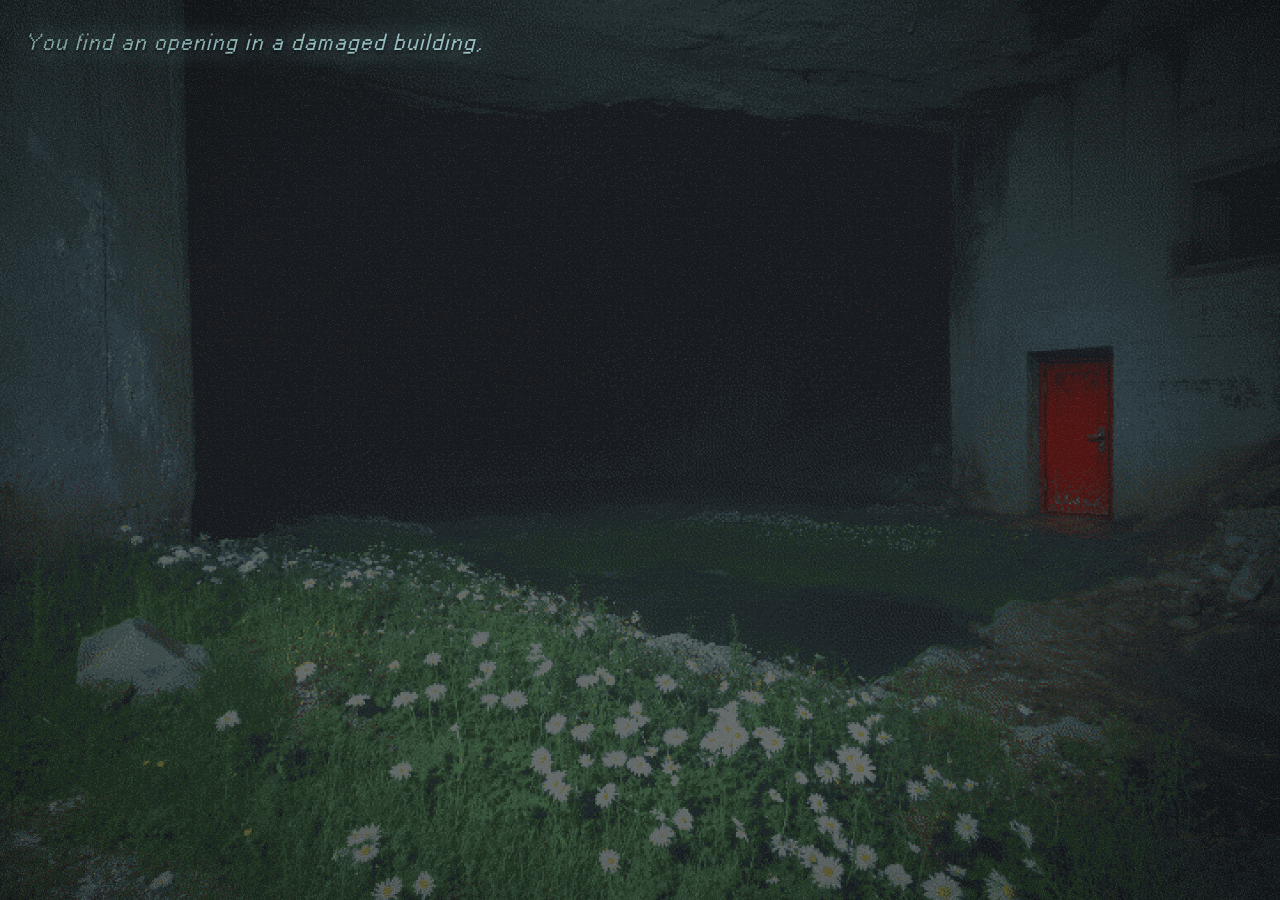
<file: garden.html>
<!DOCTYPE html>
<html lang="en">
<head>
    <meta charset="UTF-8">
    <meta name="viewport" content="width=device-width, initial-scale=1.0">
    <title>What once used to be...</title>
    <meta name="description" content="THE GARDEN">

    <meta property="og:type" content="website">
    <meta property="og:title" content="Eikas Corner | Garden">
    <meta property="og:description" content="THE GARDEN">
    <meta property="og:image" content="https://eikascorner.neocities.org/images/eikascornerlogo.png">
    <meta property="og:url" content="https://eikascorner.neocities.org/garden.html">

    <meta name="twitter:card" content="summary">
    <meta name="twitter:title" content="Eikas Corner | Garden">
    <meta name="twitter:description" content="THE GARDEN">
    <meta name="twitter:image" content="https://eikascorner.neocities.org/images/eikascornerlogo.png">

    <link rel="stylesheet" href="stylesheet.css">
    <link rel="stylesheet" href="alternatetimeline.css">
    <link rel="icon" type="image/png" href="images/favicon.png">
</head>
<body class="garden-page">

    <div class="scene-fade" id="scene-fade"></div>

    <div class="garden-text" id="garden-text">
        <h1 class="italic">You find an opening in a damaged building, and step through the rubble.</h1>
        <h1 class="italic">The walls are wet, and the air smells of stale earth. It’s a familiar sort of smell, like somewhere you haven’t been in years.</h1>
        <h1 class="italic">The door catches your eye. It looks strangely out of place, barely affected by the decay around it.</h1>
        <a href="#" class="walk-btn" id="investigate-btn">Investigate the door</a>
    </div>

<script>
    (function () {
        var reduce = window.matchMedia('(prefers-reduced-motion: reduce)').matches;
        var box = document.getElementById('garden-text');
        var fade = document.getElementById('scene-fade');
        var busy = false;

        function typewrite(container) {
            var btn = container.querySelector('.walk-btn');
            if (reduce) return;

            var typeSpeed = 20;
            var pauseBetween = 900;
            var sentencePause = 600;

            var heads = container.querySelectorAll('h1');
            var lines = [];

            heads.forEach(function (h) {
                var full = h.textContent;
                var typed = document.createElement('span');
                var rest = document.createElement('span');
                rest.className = 'tw-rest';
                rest.textContent = full;
                h.setAttribute('aria-label', full);
                h.textContent = '';
                h.appendChild(typed);
                h.appendChild(rest);
                lines.push({ full: full, typed: typed, rest: rest });
            });

            if (btn) btn.classList.add('tw-hidden');

            var lineIndex = 0;
            var charIndex = 0;

            function typeLine() {
                var line = lines[lineIndex];
                if (charIndex <= line.full.length) {
                    line.typed.textContent = line.full.slice(0, charIndex);
                    line.rest.textContent = line.full.slice(charIndex);

                    var delay = typeSpeed;
                    var last = line.full.charAt(charIndex - 1);
                    var next = line.full.charAt(charIndex);
                    if (/[.!?]/.test(last) && next === ' ') {
                        delay = sentencePause;
                    }

                    charIndex++;
                    setTimeout(typeLine, delay);
                } else if (lineIndex < lines.length - 1) {
                    setTimeout(function () {
                        lineIndex++;
                        charIndex = 0;
                        typeLine();
                    }, pauseBetween);
                } else if (btn) {
                    btn.classList.remove('tw-hidden');
                    btn.classList.add('tw-show');
                }
            }

            if (lines.length) setTimeout(typeLine, 300);
        }

        /* ----------the door ---------- */
        var doorScene = [
            'The smell is stronger here. You know it. You just can’t remember from where.',
            'The handle is spotless. Someone has been using this door.',
            'From somewhere behind it comes a quiet, steady sound. Almost like breathing.'
        ];

        function showDoorScene() {
            document.body.classList.add('door-scene');
            box.innerHTML = '';
            doorScene.forEach(function (text) {
                var h = document.createElement('h1');
                h.className = 'italic';
                h.textContent = text;
                box.appendChild(h);
            });
            // next button etc
            // box.insertAdjacentHTML('beforeend', '<a href="next.html" class="walk-btn">Open the door</a>');
            typewrite(box);
        }

        function investigate(e) {
            e.preventDefault();
            if (busy) return;
            busy = true;

            if (reduce) {
                showDoorScene();
                return;
            }

            fade.classList.add('on');
            setTimeout(function () {
                showDoorScene();
                requestAnimationFrame(function () {
                    fade.classList.remove('on');
                });
            }, 700);
        }

        document.getElementById('investigate-btn').addEventListener('click', investigate);

        typewrite(box);
    })();
</script>
</body>
</html>
</file>
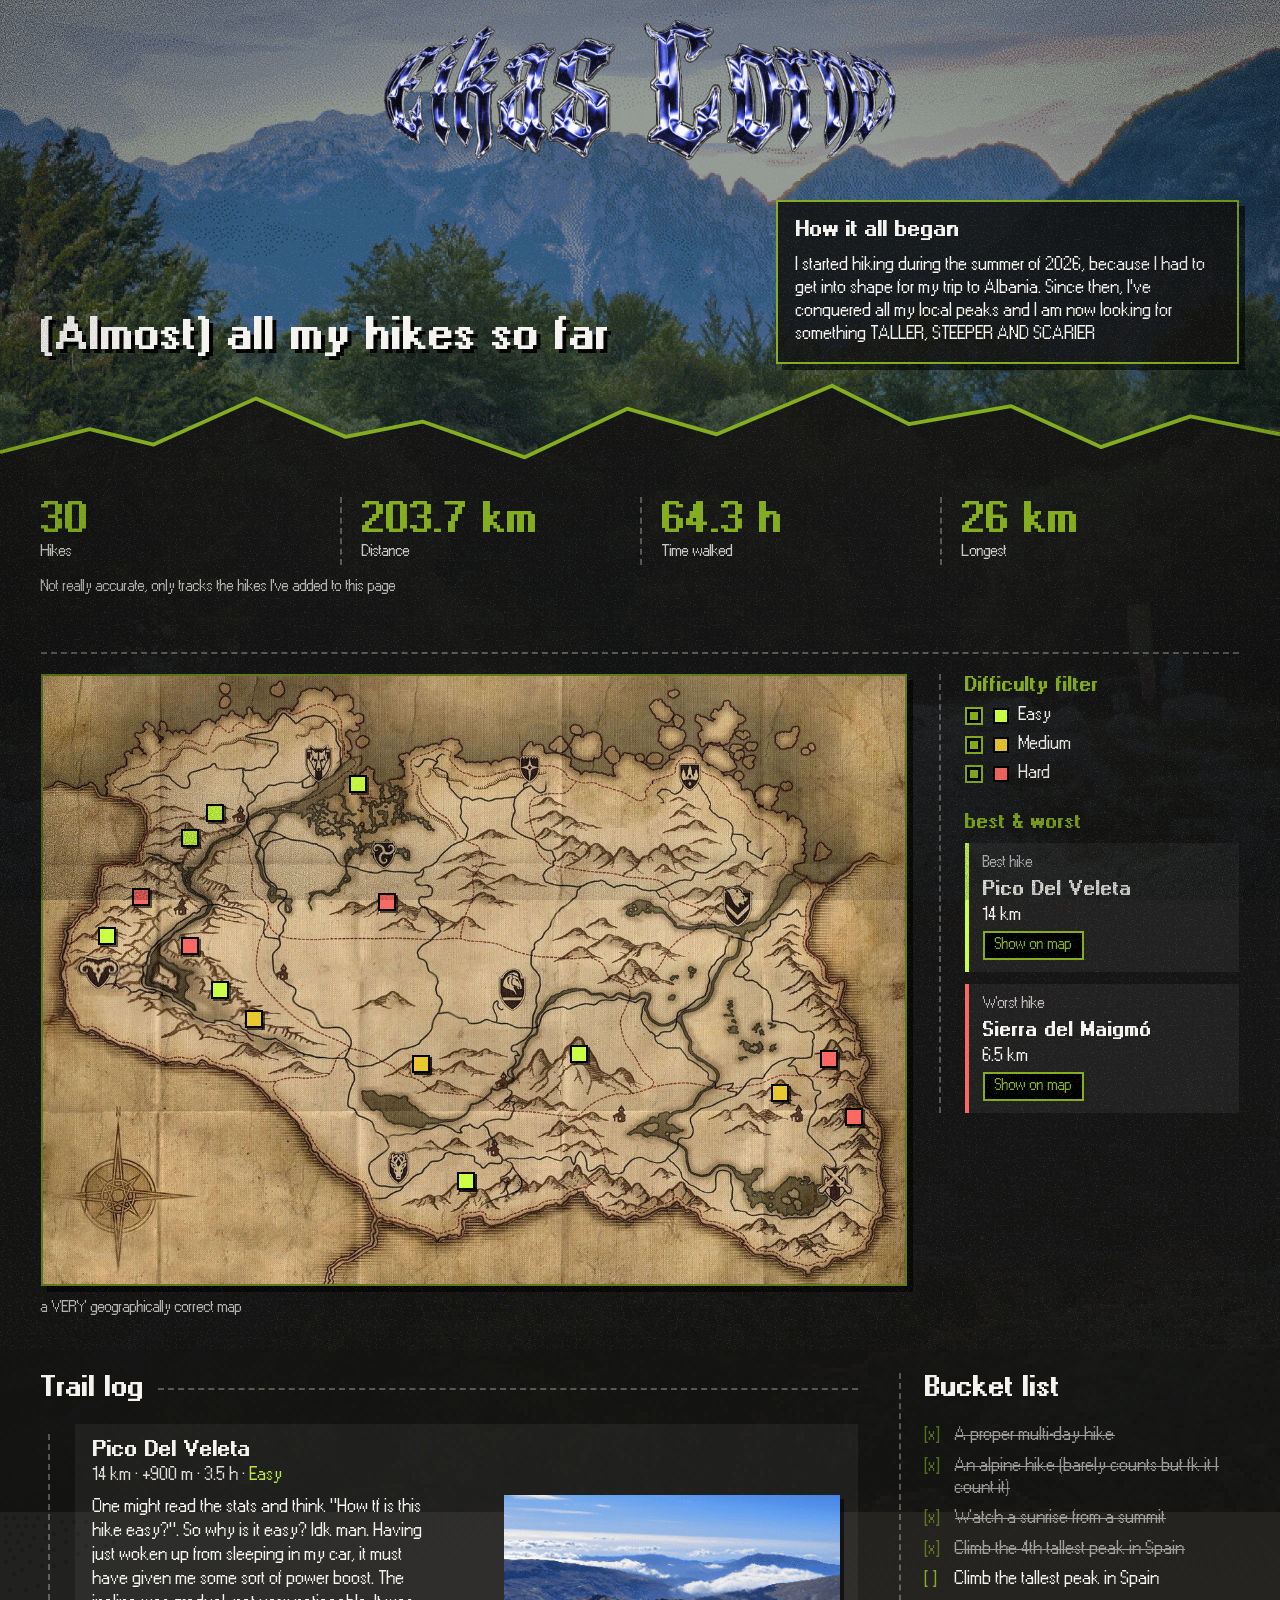
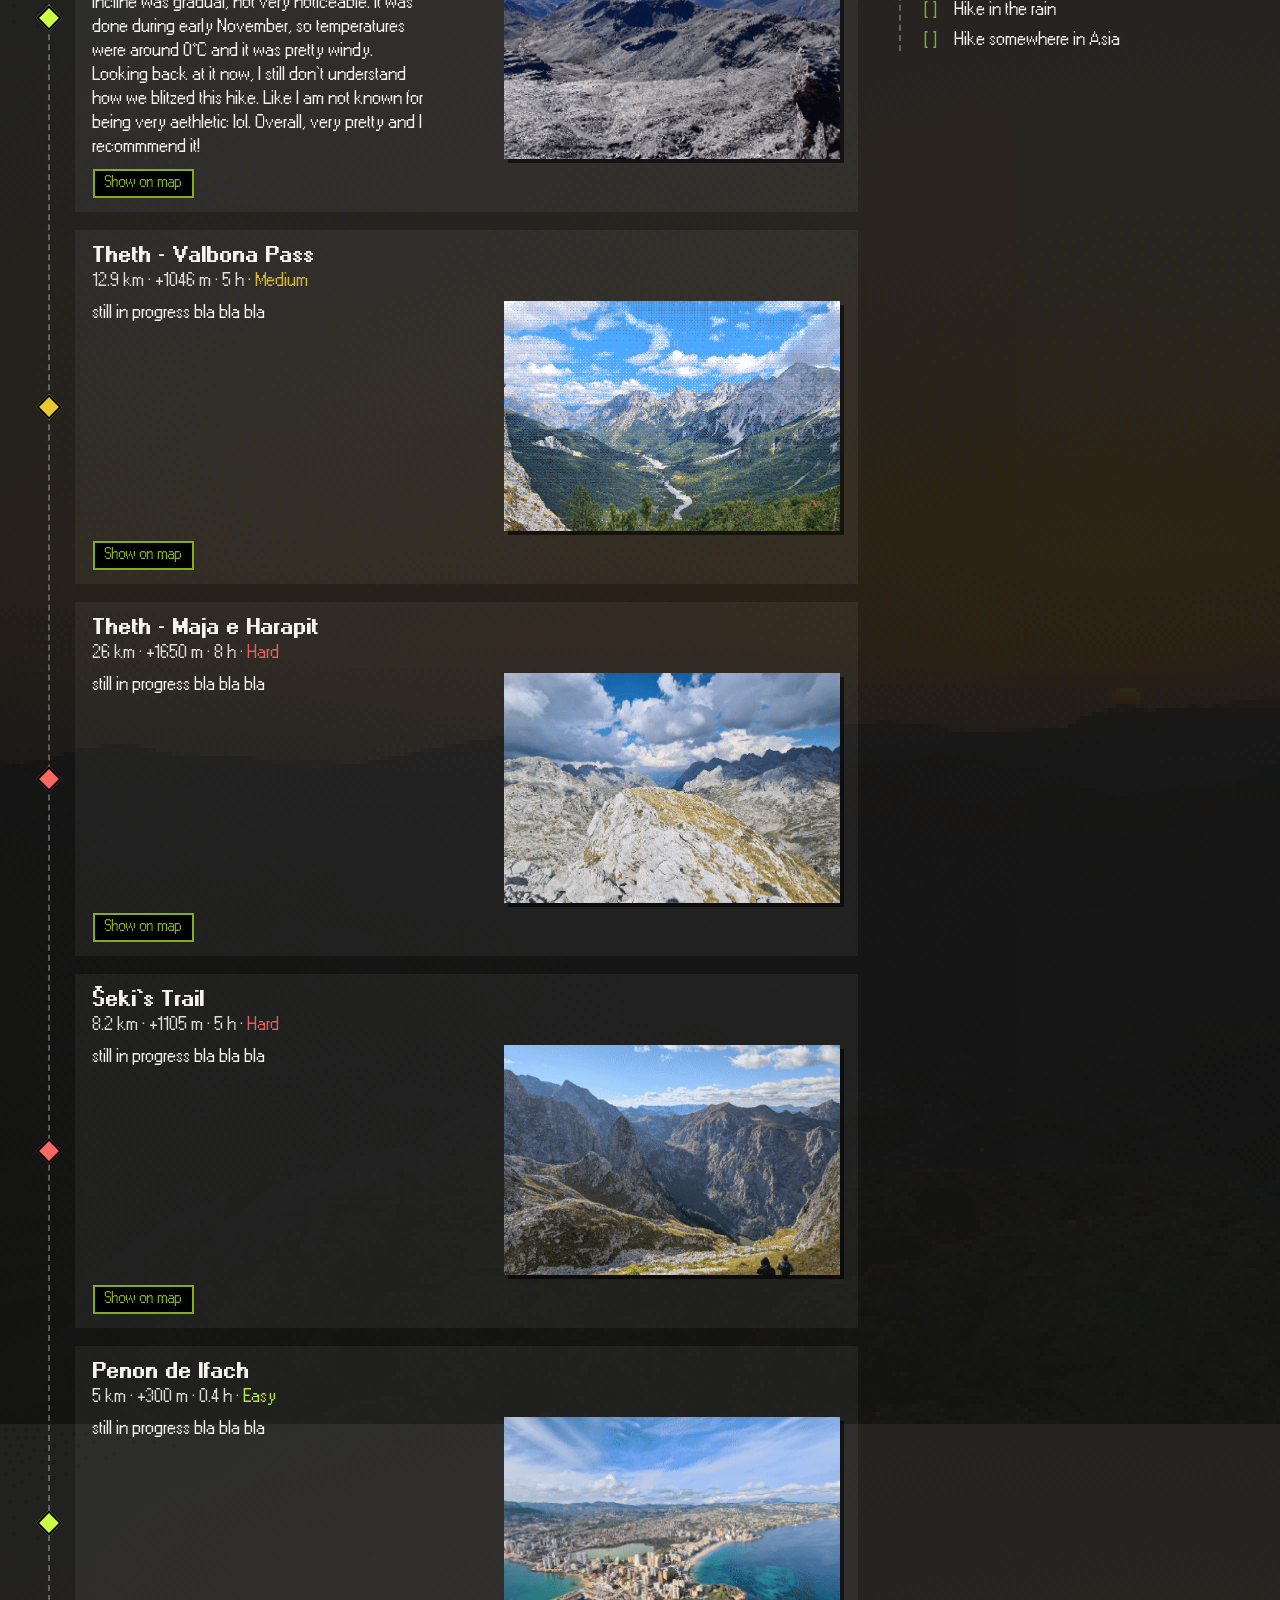
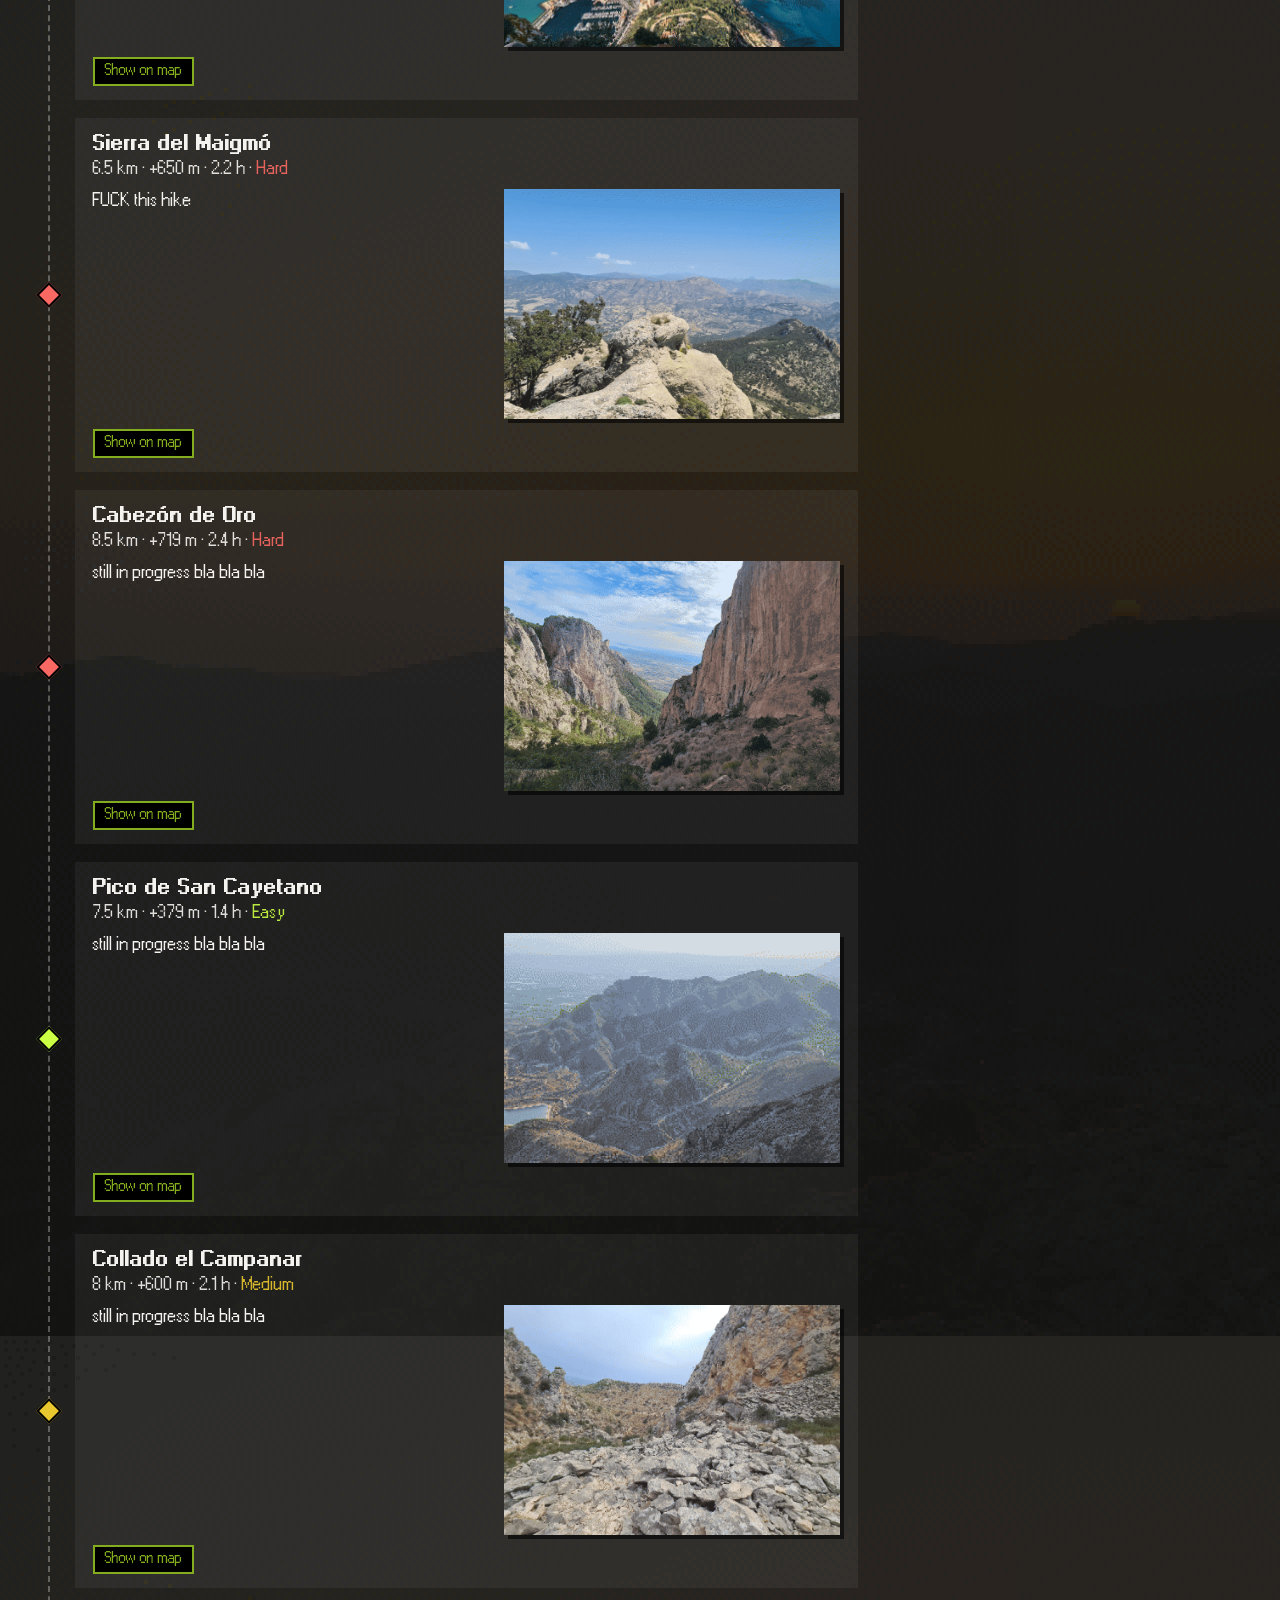
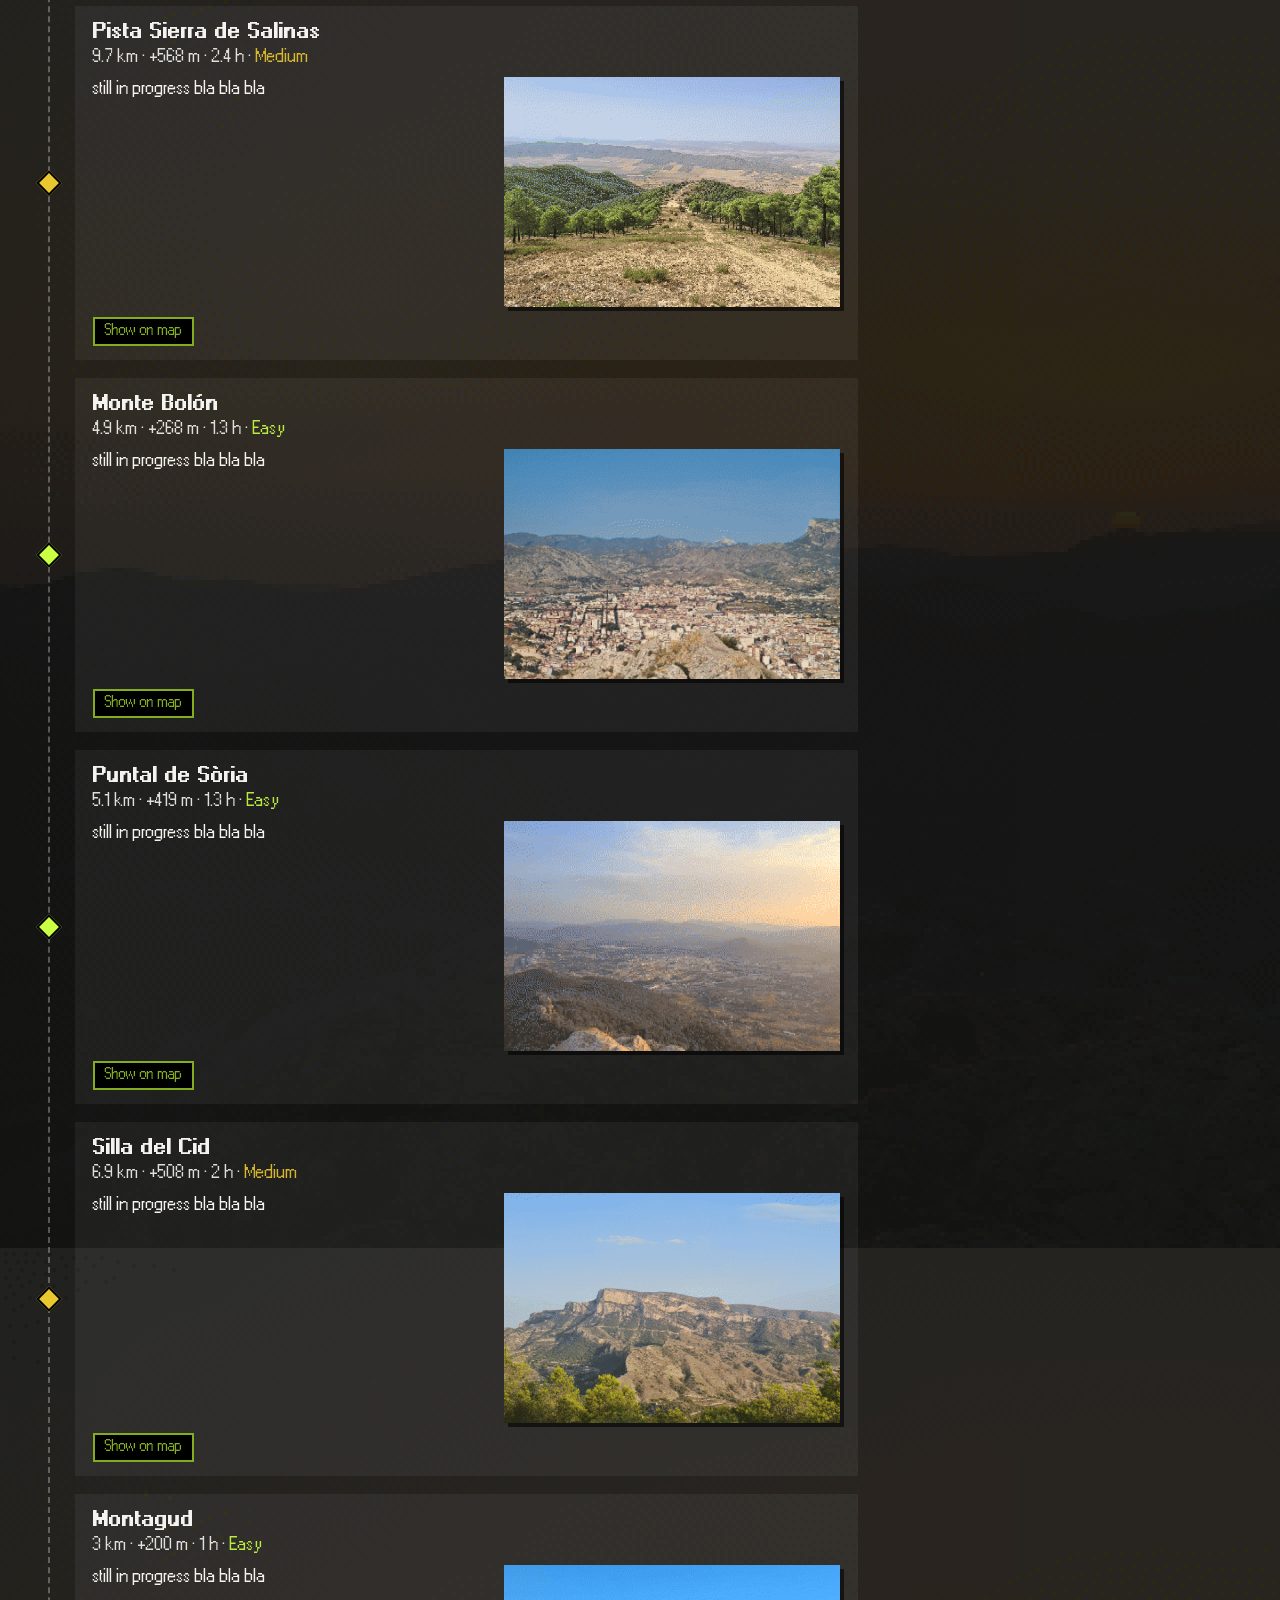
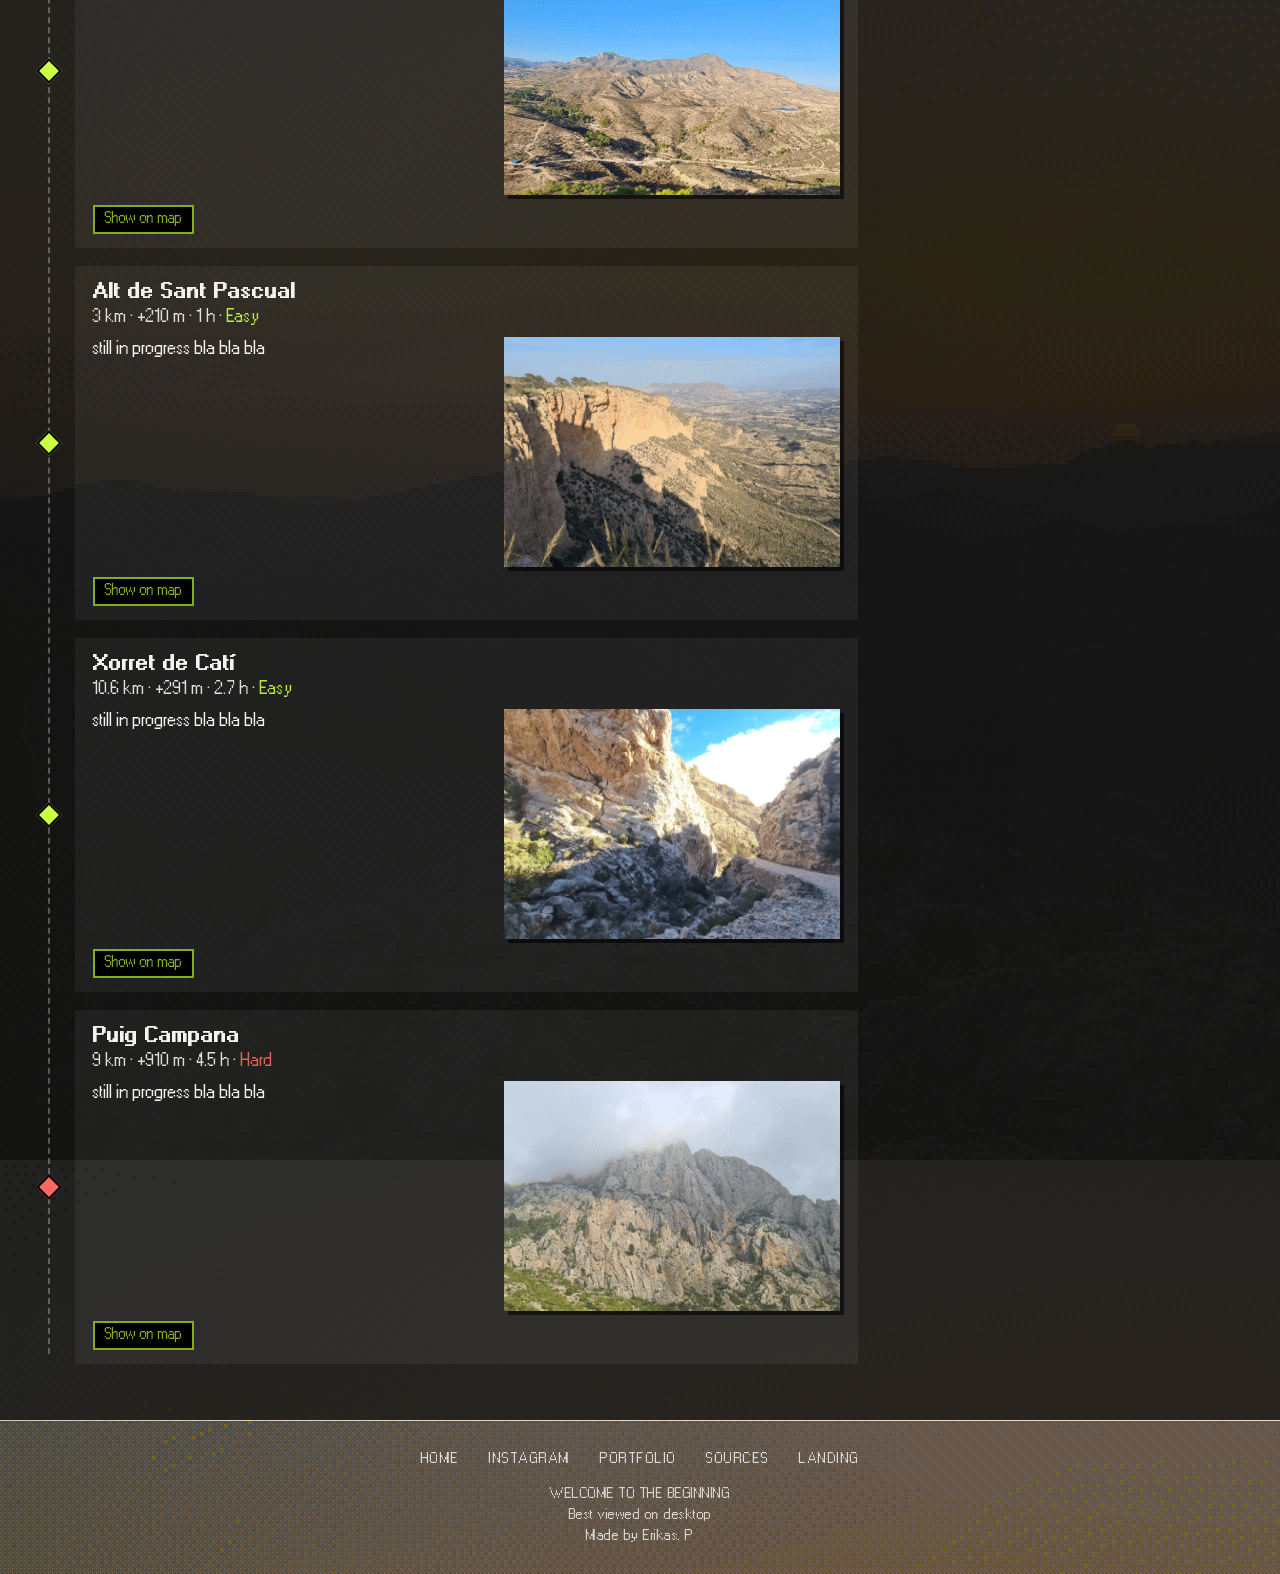
<file: hiking.html>
<!DOCTYPE html>
<html lang="en">
<head>
    <meta charset="UTF-8">
    <meta name="viewport" content="width=device-width, initial-scale=1.0">
    <title>The Immortal Buntarō</title>
    <meta name="description" content="(Almost) all my hikes so far">

    <meta property="og:type" content="website">
    <meta property="og:title" content="Eikas Corner | Hiking">
    <meta property="og:description" content="(Almost) all my hikes so far">
    <meta property="og:image" content="https://eikascorner.neocities.org/images/eikascornerlogo.png">
    <meta property="og:url" content="https://eikascorner.neocities.org/hiking.html">

    <link rel="alternate" type="application/rss+xml" title="Eikas Corner RSS Feed" href="feed.xml">

    <script src="components.js"></script>

    <link rel="stylesheet" href="stylesheet.css">
    <link rel="stylesheet" href="hiking.css">
    <link rel="icon" type="image/png" href="images/favicon.png">
</head>

<body class="hiking-page">
    <div class="logo">
        <a href="home.html">
            <img src="images/eikascornerlogo.png" alt="eikascornerlogo">
        </a>
    </div>

    <div class="page">
        <div class="hk-site">

            <!-- hero -->
            <header class="hk-hero">
                <h1 class="hk-title">(Almost) all my hikes so far</h1>

                <div class="hk-intro">
                    <div class="hk-head hk-head-sm"><h2>How it all began</h2></div>
                    <p>I started hiking during the summer of 2026, because I had to get into shape for my trip to Albania. Since then, I've conquered all my local peaks and I am now looking for something TALLER, STEEPER AND SCARIER </p>
                </div>
            </header>

            <!-- ridge line: the page's one big moment -->
            <svg class="hk-ridge" viewBox="0 0 1000 90" preserveAspectRatio="none" aria-hidden="true" focusable="false">
                <path class="hk-ridge-fill" d="M0 90 L0 58 L70 40 L120 52 L200 16 L270 46 L330 34 L410 62 L490 24 L560 44 L650 6 L710 36 L790 22 L860 54 L930 30 L1000 44 L1000 90 Z"/>
                <path class="hk-ridge-line" pathLength="1" d="M0 58 L70 40 L120 52 L200 16 L270 46 L330 34 L410 62 L490 24 L560 44 L650 6 L710 36 L790 22 L860 54 L930 30 L1000 44"/>
            </svg>

            <div class="hk-ground">

                <!-- totals -->
                <section class="hk-stats" aria-label="Totals">
                    <div id="hike-stats" class="hike-stats"></div>
                    <p class="hk-statnote">Not really accurate, only tracks the hikes I've added to this page</p>
                </section>

                <!-- map + key + best/worst -->
                <section id="the-map" class="hk-section">
                    <div class="hk-head hk-head-plain"><i class="hk-rule"></i></div>
                    <div class="hk-mapgrid">
                        <div class="hk-mapcol">
                            <div class="hk-mapscroll">
                                <div id="hike-map" class="hike-map" aria-label="Interactive map of my hikes">
                                    <noscript>The map needs JavaScript. The full trail log is below though, once it loads.</noscript>
                                </div>
                            </div>
                            <p class="hike-hint">a VERY geographically correct map</p>
                        </div>

                        <aside class="hk-side">
                            <h3 class="hk-sub">Difficulty filter</h3>
                            <div id="hike-filters" class="hike-filters" role="group" aria-label="Filter hikes by difficulty"></div>

                            <h3 class="hk-sub">best &amp; worst</h3>
                            <div id="hike-superlatives" class="hike-super"></div>
                        </aside>
                    </div>
                </section>

                <!-- trail log + bucket list -->
                <div class="hk-logsec">
                    <section id="trail-log" class="hk-logcol">
                        <div class="hk-head">
                            <h2>Trail log</h2><i class="hk-rule"></i>
                        </div>
                        <div id="hike-log" class="hike-log"></div>
                    </section>

                    <section id="bucket-list" class="hk-rail">
                        <div class="hk-head"><h2>Bucket list</h2></div>
                        <ul id="hike-bucket" class="hike-list hike-checks"></ul>
                    </section>
                </div>

            </div>
        </div>
    </div>

    <site-footer></site-footer>

<script src="sidebars.js"></script>
<script>
    (function () {
        var pageFade = document.querySelector('.page-fade');
        if (!pageFade) return;

        var shouldFade = sessionStorage.getItem('fadeTransition') === '1';
        sessionStorage.removeItem('fadeTransition');

        if (shouldFade) {
            requestAnimationFrame(function () {
                requestAnimationFrame(function () {
                    pageFade.classList.remove('fade-out');
                });
            });
        } else {
            pageFade.style.transition = 'none';
            pageFade.classList.remove('fade-out');
            void pageFade.offsetWidth;
            pageFade.style.transition = '';
        }
    })();
</script>

<script src="hiking-data.js"></script>
<script src="hiking.js"></script>

</body>
</html>
</file>
<file: stylesheet.css>
@font-face {
    font-family: EBGaramond;
    src: url(EBGaramond.ttf);
}
@font-face {
    font-family: w98bold;
    src: url(w98bold.woff2);
}
@font-face {
    font-family: w98regular;
    src: url(w98regular.woff2);
}
@font-face {
    font-family: manga;
    src: url(mangat.ttf);
}
@font-face {
    font-family: gothik;
    src: url(GothikSteel.woff2);
}

* {
  margin: 0;
  padding: 0;
  box-sizing: border-box;
}

html {
    height: 100%;
    overflow-x: hidden;
}

body {
    min-height: 100vh;
    background-color: #141413;
    font-family: EBGaramond;
    display: flex;
    flex-direction: column;
    overflow-x: clip;
}

.page-fade {
    display: flex;
    flex-direction: column;
    flex: 1;
    transition: opacity 0.4s ease;
}

.page-fade.fade-out {
    opacity: 0;
}

.logo a {
    display: block;
    width: 30%;
    margin: 20px auto 0;
    padding-bottom: 30px;
}

.logo a img {
    display: block;
    width: 100%;
    height: auto;
}

@media (max-width: 1280px) {
    .logo a {
        width: 40%;
    }
}

@media (max-width: 900px) {
    .logo a {
        width: 90%;
    }
}

.separator {
    position: relative;
    width: 100%;
    height: 1px;
    background-color: #F5F3F0;
    opacity: 0.5;
}

/*----------------------top diamonds------------------------*/
.vertical-separator::before {
    content: "";
    position: absolute;
    top: 0;
    left: 50%;
    width: 7px;
    height: 7px;
    background-color: #F5F3F0;
    transform: translate(-50%, -50%) rotate(45deg);
}

@media (max-width: 900px) {
    .vertical-separator::before {
        display: none;
    }

    .main > .separator::before,
    .main > .separator::after {
        display: none;
    }
}
/*----------------bottom diamonds-------------*/
.main > .separator::before,
.main > .separator::after {
    content: "";
    position: absolute;
    top: 50%;
    width: 7px;
    height: 7px;
    background-color: #F5F3F0;
    transform: translate(-50%, -50%) rotate(45deg);
}

.main > .separator::before {
    left: 0;
}

.main > .separator::after {
    left: 100%;
}



.main {
    color: #F5F3F0;
    flex: 1;
    display: flex;
    flex-direction: column;
}



.hero {
    letter-spacing: 2px;
    font-size: 12px;
    text-align: center;
    opacity: 0.85;
    padding: 5% 5%;
    flex: 1;
    display: flex;
    align-items: center;
    justify-content: center;
}

@media (max-width: 1200px) {
    .hero {
        padding: 10% 5%;
    }
}
.home-page .hero {
    flex: 0 0 auto;
    padding: 30px 5% 20px;
}
.home-page .content {
    padding-top: 0;
}

.page {
    display: flex;
    align-items: stretch;
    flex: 1;
}

.sidebar {
    display: flex;
    flex-direction: column;
    gap: 20px;
    padding: 25px 30px;
    width: 220px;
    flex: 0 0 220px;
    font-family: w98regular;
}

.sidebar a {
    color: #F5F3F0;
    text-decoration: none;
    font-size: 18px;
    letter-spacing: 1px;
    opacity: 0.85;
    transition: opacity 0.2s ease;
}

.sidebar a:hover {
    opacity: 1;
    text-decoration: underline;
}

.sidebar-right {
    text-align: right;
}

.vertical-separator {
    position: relative;
    width: 1px;
    background-color: #F5F3F0;
    opacity: 0.5;
}

@media (min-width: 901px) {
      .page {
        padding: 0 220px;
    }

    .sidebar {
        position: fixed;
        top: 0;
        bottom: 0;
        width: 220px;
        overflow-y: auto;
    }

    .sidebar-left { left: 0; }
    .sidebar-right { right: 0; }
}

/*------------------------favourite song--------------------------*/
.song-box {
    margin-top: 30px;
    font-family: w98regular;
}
.song-label {
    font-size: 14px;
    letter-spacing: 2px;
    color: #a2a6e2;                   
    margin-bottom: 12px;
}
.song-title {
    font-size: 16px;
    color: #F5F3F0;
    letter-spacing: 1px;
}
.song-artist {
    font-size: 14px;
    font-style: italic;
    color: #F5F3F0;
    opacity: 0.7;
    margin-bottom: 10px;
}
.song-log {
    font-style: italic;

}
.sidebar .song-box a {
    font-size: 14px;
    color: #a2a6e2;
    text-decoration: underline;
}
@media (max-width: 900px) {
    .song-box {
        width: 81%;
        margin-top: 10px;
        padding: 5px 10px;
        border: 1px dashed rgba(245, 243, 240, 0.5);
        display: flex;
        flex-wrap: wrap;
        justify-content: center;
        align-items: baseline;
        gap: 4px 20px;
    }

    .song-label {
        flex-basis: 100%;
        text-align: center;
        margin-bottom: 0;
    }

    .song-artist {
        margin-bottom: 0;
    }
}
/*------------------------song log page--------------------------*/
.song-page {
    display: flex;
    align-items: stretch;
}
.song-list {
    flex: 1;
    min-width: 0;
    padding: 10px 4% 40px 4%;
    border-right: 1px dashed rgba(245, 243, 240, 0.5);
}
.song-writing {
    flex: 0 0 40%;
    align-self: flex-start;
    padding: 40px 6% 40px 5%;
    font-size: 15px;
    line-height: 1.8;
    color: #F5F3F0;
}
.song-writing p {
    margin-bottom: 14px;
}

.song-writing p:last-child {
    margin-bottom: 0;
}

.song-figure {
    max-width: 260px;
    margin: 6px auto 18px;
}

.song-figure img,
.entry-body .song-figure img {
    display: block;
    width: 100%;
    height: auto;
    margin: 0;
}

.song-figure figcaption {
    margin-top: 6px;
    font-size: 13px;
    line-height: 1.4;
    text-align: center;
    opacity: 0.7;
}

.song-entry {
    display: grid;
    grid-template-columns: 1fr;
    gap: 4px;
    padding: 22px 0;
    border-bottom: 1px dashed rgba(245, 243, 240, 0.5);
}

.song-entry:last-child {
    border-bottom: none;
}
.song-entry.multi {
    border-bottom: none;
    padding-bottom: 0;
}
.song-entry.multi.multi-last {
    border-bottom: 1px dashed rgba(245, 243, 240, 0.5);
    padding-bottom: 22px;
}

.song-entry-date {
    padding-top: 3px;
    font-size: 13px;
    letter-spacing: 2px;
    text-transform: uppercase;
    color: #a2a6e2;
}

.song-entry-title {
    font-size: 18px;
    letter-spacing: 1px;
    color: #F5F3F0;
}

.song-entry-artist {
    margin-top: 2px;
    font-size: 14px;
    font-style: italic;
    color: #F5F3F0;
    opacity: 0.7;
}

.song-entry-link:hover {
    opacity: 1;
}
@media (min-width: 901px) {
    .song-entry-info {
        display: flex;
        flex-wrap: wrap;
        align-items: baseline;
        gap: 4px 12px;
    }

    .song-entry-artist {
        margin-top: 0;
    }
}
@media (max-width: 900px) {
    .song-page {
        flex-direction: column;
    }

    .song-writing {
        order: -1;
        flex: none;
        align-self: stretch;
        padding: 30px 6%;
        border-bottom: 1px dashed rgba(245, 243, 240, 0.5);
    }

    .song-list {
        flex: none;
        padding: 10px 6%;
        text-align: center;
        border-right: none;
    }
}
.song-entry.multi .song-entry-info {
    display: flex;
    flex-direction: column;
    align-items: flex-start;
    gap: 2px;
}

.song-entry.multi .song-entry-artist {
    margin-top: 6px;
}
/*------------------------favourite manga--------------------------*/
.manga-box {
    margin-top: 30px;
    font-family: w98regular;
}
.manga-label {
    font-size: 14px;
    letter-spacing: 2px;
    color: #ee7c78;
    margin-bottom: 12px;
}
.manga-title {
    font-size: 16px;
    color: #F5F3F0;
    letter-spacing: 1px;
    font-family: manga;
}
.manga-author {
    font-size: 14px;
    font-style: italic;
    color: #F5F3F0;
    opacity: 0.7;
    margin-bottom: 10px;
}
.manga-log {
    font-style: italic;
}
.sidebar .manga-box a {
    font-size: 14px;
    color: #ee7c78;
    text-decoration: underline;
}
@media (max-width: 900px) {
    .manga-box {
        order: 1;
        width: 81%;
        margin-top: 10px;
        padding: 5px 10px;
        border: 1px dashed rgba(245, 243, 240, 0.5);
        display: flex;
        flex-wrap: wrap;
        justify-content: center;
        align-items: baseline;
        gap: 4px 20px;
        text-align: center;
    }

    .manga-label {
        flex-basis: 100%;
        text-align: center;
        margin-bottom: 0;
    }

    .manga-author {
        margin-bottom: 0;
    }
}
/*------------------------manga log page (flipped song log)--------------------------*/
.mangalog-page {
    display: flex;
    align-items: stretch;
}
.mangalog-writing {
    flex: 0 0 40%;
    align-self: flex-start;
    padding: 40px 5% 40px 6%;
    font-size: 16px;
    line-height: 1.8;
    color: #F5F3F0;
}
.mangalog-list {
    flex: 1;
    min-width: 0;
    padding: 40px 6% 40px 4%;
    border-left: 1px dashed rgba(245, 243, 240, 0.5);
}

.mangalog-writing p {
    margin-bottom: 14px;
}
.mangalog-writing p:last-child {
    margin-bottom: 0;
}

.mangalog-writing .read-more {
    display: inline-block;
    margin-bottom: 50px;
    margin-top: 10px;
    font-size: 14px;
    letter-spacing: 1px;
    color: #F5F3F0;
    text-decoration: underline;
    opacity: 0.7;
    transition: opacity 0.2s ease;
}
.mangalog-writing .read-more:hover {
    opacity: 1;
}

.mangalog-entry {
    display: grid;
    grid-template-columns: 1fr;
    gap: 4px;
    padding: 22px 0;
    border-bottom: 1px dashed rgba(245, 243, 240, 0.5);
    text-align: left;
}
.mangalog-entry:last-child {
    border-bottom: none;
}
.mangalog-entry > p + p {
    margin-top: 12px;
}

.mangalog-entry-date {
    padding-top: 3px;
    font-size: 13px;
    letter-spacing: 2px;
    text-transform: uppercase;
    color: #ee7c78;
}
.mangalog-entry-title {
    font-size: 18px;
    letter-spacing: 1px;
    color: #F5F3F0;
}
.mangalog-entry-author {
    margin-top: 2px;
    font-size: 14px;
    font-style: italic;
    color: #F5F3F0;
    opacity: 0.7;
}

.mangalog-entry.multi .mangalog-entry-info {
    display: flex;
    flex-direction: column;
    align-items: flex-start;
    gap: 2px;
}
.mangalog-entry.multi .mangalog-entry-author {
    margin-top: 6px;
}
.spoiler {
    position: relative;
    margin-top: 12px;
}

.spoiler-content {
    filter: blur(8px);
    user-select: none;
    pointer-events: none;
    transition: filter 0.3s ease;
}

.spoiler-content p + p {
    margin-top: 12px;
}

.spoiler-overlay {
    position: absolute;
    inset: 0;
    display: flex;
    flex-direction: column;
    align-items: center;
    justify-content: center;
    gap: 10px;
    padding: 20px;
    text-align: center;
    background: rgba(20, 20, 19, 0.55);
    border: 1px dashed rgba(245, 243, 240, 0.5);
}

.spoiler-warning {
    font-family: w98bold;
    font-size: 18px;
    letter-spacing: 2px;
    color: #ee7c78;
}

.spoiler-note {
    font-size: 14px;
    color: #F5F3F0;
    opacity: 0.8;
}

.spoiler-btn {
    font-family: w98regular;
    font-size: 14px;
    letter-spacing: 1px;
    padding: 6px 16px;
    color: #F5F3F0;
    background: transparent;
    border: 1px dashed rgba(245, 243, 240, 0.7);
    cursor: pointer;
    transition: background 0.1s ease;
}

.spoiler-btn:hover {
    background: rgba(245, 243, 240, 0.15);
}

.spoiler.revealed .spoiler-content {
    filter: none;
    user-select: auto;
    pointer-events: auto;
}

.spoiler.revealed .spoiler-overlay {
    display: none;
}

.spoiler + p {
    margin-top: 12px;
}

@media (min-width: 901px) {
    .mangalog-entry-info {
        display: flex;
        flex-wrap: wrap;
        align-items: baseline;
        gap: 4px 12px;
    }
    .mangalog-entry-author {
        margin-top: 0;
    }
}

@media (max-width: 900px) {
    .mangalog-page {
        flex-direction: column;
    }
    .mangalog-writing {
        order: -1;
        flex: none;
        align-self: stretch;
        padding: 30px 6%;
        border-bottom: 1px dashed rgba(245, 243, 240, 0.5);
    }
    .mangalog-list {
        flex: none;
        padding: 30px 6%;
        text-align: center;
        border-left: none;
    }
}
.bounce-letter {
    display: inline-block;
    white-space: pre;
    text-decoration: underline;
    animation: letter-bounce 6.5s ease-in-out infinite;
}

@keyframes letter-bounce {
    0%, 7.4%, 100% { transform: translateY(0); animation-timing-function: ease-out; }
    2.2%           { transform: translateY(-8px); animation-timing-function: ease-in; }
    4.4%           { transform: translateY(0); animation-timing-function: ease-out; }
    5.9%           { transform: translateY(-1px); animation-timing-function: ease-in; }
}

@media (prefers-reduced-motion: reduce) {
    .bounce-letter { animation: none; }
}
/*------------------------ blog --------------------------*/
.content {
    padding: 40px 8% 40px;
}

.sort-toggle {
    display: block;
    margin: 0 0 40px auto;
    background-color: transparent;
    border: 1px solid #F5F3F0;
    color: #F5F3F0;
    font-family: EBGaramond;
    letter-spacing: 2px;
    text-transform: uppercase;
    font-size: 13px;
    padding: 8px 18px;
    cursor: pointer;
    opacity: 0.85;
    transition: background-color 0.2s ease, color 0.2s ease, opacity 0.2s ease;
}
.sort-toggle:hover {
    opacity: 1;
    background-color: #F5F3F0;
    color: #141413;
}
.entry {
    margin-bottom: 50px;
    padding-bottom: 45px;
    border-bottom: 1px dashed #F5F3F0;
    opacity: 0.95;
}

.entry:last-child {
    border-bottom: none;
    margin-bottom: 0;
    padding-bottom: 0;
}

.entry-date {
    font-size: 14px;
    letter-spacing: 2px;
    text-transform: uppercase;
    color: #a2a6e2;
    opacity: 1;
    margin-bottom: 8px;
}

.entry-title {
    font-size: 26px;
    font-weight: normal;
    color: #F5F3F0;
    margin-bottom: 20px;
    letter-spacing: 1px;
}

.entry-body {
    font-size: 17px;
    color: #F5F3F0;
    line-height: 1.8;
}

.entry-body p {
    margin-bottom: 14px;
}

.entry-body p:last-child {
    margin-bottom: 0;
}

.entry-body a {
    color: #F5F3F0;
    text-decoration: underline;
    opacity: 0.85;
}

.entry-body a:hover {
    opacity: 1;
}

.entry-body img {
    display: block;
    margin: 20px auto;
    max-width: 100%;
    height: auto;
}
.img-row {
    display: flex;
    justify-content: center;
    align-items: center;
    gap: 12px;
    margin: 20px auto;
}

.entry-body .img-row img {
    flex: 0 1 auto;
    height: 70%;
    width: auto;
    min-width: 0;
    max-width: calc(50% - 6px);
    object-fit: cover;
    margin: 0;
}
.entry-body .img-row--mixed img {
    flex: 1 1 0;
    width: 0;
    height: auto;
    max-width: none;
    object-fit: initial;
}

@media (max-width: 900px) {
    .img-row {
        max-width: 100%;
    }
}

.entry-mood {
    font-size: 16px;
    font-style: italic;
    margin: 18px 0 10px;
    color: #a2a6e2;
}
/*------------------------- index -------------------------*/
.typewriter-cursor {
    display: inline-block;
    margin-left: 2px;
    animation: typewriter-blink 0.9s steps(1) infinite;
    transition: opacity 0.4s ease;
}

.typewriter-cursor-done {
    animation: none;
    opacity: 0;
}

@keyframes typewriter-blink {
    0%, 50% { opacity: 1; }
    50.01%, 100% { opacity: 0; }
}

.splash-body {
    display: flex;
    flex-direction: column;
    min-height: 100vh;
    background-image: linear-gradient(to bottom, rgba(20, 20, 19, 0.9) 0%, rgba(20, 20, 19, 0.25) 800px, rgba(20, 20, 19, 0.25) 100%), var(--splash-bg, url('images/seabg.gif'));
    background-size: cover;
    background-position: center;
    background-repeat: no-repeat;
}

@media (max-width: 900px) {
    .splash-body {
        background-position: 70% center;
    }
}

.corner-btns {
    position: fixed;
    bottom: 16px;
    right: 16px;
    z-index: 10;
    display: flex;
    flex-direction: column;
    align-items: flex-end;
    gap: 8px;
}

.bg-btn,
.skip-btn {
    background-color: rgba(20, 20, 19, 0.5);
    border: 1px solid #F5F3F0;
    color: #F5F3F0;
    font-family: w98regular;
    letter-spacing: 2px;
    text-transform: uppercase;
    text-decoration: none;
    text-align: center;
    font-size: 12px;
    padding: 9px 16px 7px;
    cursor: pointer;
    opacity: 0.85;
    transition: background-color 0.2s ease, color 0.2s ease, opacity 0.2s ease;
}

@media (hover: hover) and (pointer: fine) {
    .bg-btn:hover,
    .skip-btn:hover {
        opacity: 1;
        background-color: #F5F3F0;
        color: #141413;
    }
}

.bg-btn:active,
.skip-btn:active {
    opacity: 1;
    background-color: #F5F3F0;
    color: #141413;
}

.splash-wrap {
    flex: 1;
    display: flex;
    align-items: center;
    justify-content: center;
}

.splash {
    text-align: center;
    color: #F5F3F0;
    padding: 20px;
}

.splash h1 {
    font-family: w98regular;
    letter-spacing: 1px;
    font-size: 22px;
    opacity: 0.95;
    font-weight: normal;
    max-width: 650px;
    margin: 0 auto;
    text-shadow: -5px 3px 2px rgba(0, 0, 0, 0.8);
}

.gate {
    display: flex;
    justify-content: center;
    margin-top: 30px;
    opacity: 0;
    pointer-events: none;
    transition: opacity 0.6s ease;
}

.gate.gate-visible {
    opacity: 1;
    pointer-events: auto;
}

.continue-btn {
    background-color: transparent;
    border: 1px solid #F5F3F0;
    color: #F5F3F0;
    font-family: w98regular;
    letter-spacing: 2px;
    text-transform: uppercase;
    font-size: 14px;
    padding: 13px 26px 11px 28px;
    cursor: pointer;
    text-shadow: -3px 2px 2px rgba(0, 0, 0, 0.8);
}

.continue-btn:hover {
    background-color: #F5F3F0;
    color: #141413;
    text-shadow: none;
}

/*---------------------home page-------------------------*/
.home-content {
    max-width: 720px;
    margin: 0 auto;
}

.section-label {
    font-size: 13px;
    letter-spacing: 2px;
    text-transform: uppercase;
    color: #a2a6e2;
    opacity: 1;
    margin-bottom: 16px;
    text-align: center;
}

.intro p {
    font-size: 17px;
    color: #F5F3F0;
    line-height: 1.8;
    opacity: 0.95;
}

.latest-entry {
    max-width: 600px;
    margin: 0 auto;
}

.latest-entry .entry-date {
    margin-top: 0;
}

.latest-entry .read-more,
.song-writing .read-more {
    display: inline-block;
    margin-bottom: 50px;
    margin-top: 10px;
    font-size: 14px;
    letter-spacing: 1px;
    color: #F5F3F0;
    text-decoration: underline;
    opacity: 0.7;
    transition: opacity 0.2s ease;
}

.latest-entry .read-more:hover,
.song-writing .read-more:hover {
    opacity: 1;
}

.now-list {
    list-style: none;
    font-size: 17px;
    color: #F5F3F0;
    line-height: 2;
    opacity: 0.95;
}

.now-list li::before {
    content: "— ";
    color: #a2a6e2;
    opacity: 1;
}

@media (max-width: 900px) {
    .home-content {
        max-width: 100%;
    }
}
/*-------------------credit/about section----------------*/
.credit-section {
    font-family: w98regular;
    padding: 70px 8% 50px;
    border-top: 1px dashed rgba(245, 243, 240, 0.5);
    display: grid;
    grid-template-columns: 1fr 1fr;
    align-items: start;
}

.about-box,
.credit-box {
    padding: 0 6%;
}

.about-box {
    text-align: left;
    border-right: 1px dashed rgba(245, 243, 240, 0.5);
}

.credit-box {
    text-align: center;
}

.about-heading {
    margin: 0 0 12px;
    font-size: 20px;
    font-family: w98bold;
    font-weight: normal;
    letter-spacing: 1px;
}

.link-credit {
    display: inline-block;
    background-color: transparent;
    border: 1px solid #F5F3F0;
    color: #F5F3F0;
    font-family: EBGaramond;
    letter-spacing: 1px;
    text-transform: uppercase;
    text-decoration: none;
    font-size: 16px;
    padding: 12px 28px 8px;
    cursor: pointer;
}

.link-credit:hover {
    background-color: #F5F3F0;
    color: #141413;
}

.credit-section p {
    font-size: 16px;
    line-height: 1.6;
    margin-bottom: 18px;
    opacity: 0.85;
}

.credit-section .link-credit {
    margin-top: 10px;
    font-family: w98regular;
}

.link-credit.has-bg {
    --btn-img: url('images/5ammountain.png');
    --btn-tint: rgba(20, 20, 19, 0.6);
    background-image: linear-gradient(var(--btn-tint), var(--btn-tint)), var(--btn-img);
    background-size: cover;
    background-position: center;
    background-repeat: no-repeat;
}

@media (hover: hover) and (pointer: fine) {
    .link-credit.has-bg:hover {
        --btn-tint: rgba(245, 243, 240, 0.85);
        color: #141413;
    }
}

@media (max-width: 900px) {
    .credit-section {
        position: relative;
        border-top: none;
        grid-template-columns: 1fr;
        gap: 40px;
    }

    .about-box,
    .credit-box {
        padding: 0;
        text-align: center;
    }

    .about-box {
        border-right: none;
        padding-bottom: 40px;
        border-bottom: 1px dashed rgba(245, 243, 240, 0.5);
    }
}

/*==========================cool websites======================== */
.cool-websites {
    max-width: 600px;
    margin-left: auto;
    margin-right: auto;
    margin-bottom: 50px;
}

.site-entry {
    padding-bottom: 28px;
    margin-bottom: 28px;
    border-bottom: 1px dashed rgba(245, 243, 240);
}

.site-entry:last-child {
    padding-bottom: 0;
    margin-bottom: 0;
    border-bottom: none;
}

.site-title {
    font-size: 24px;
    letter-spacing: 1px;
    color: #F5F3F0;
    text-decoration: underline;
    transition: color 0.2s ease;
}

.site-title:hover {
    color: #a2a6e2;
}

.site-url {
    font-size: 14px;
    letter-spacing: 1px;
    color: #a2a6e2;
    margin: 6px 0 12px;
}

.site-desc {
    font-size: 17px;
    line-height: 1.8;
    opacity: 0.9;
}

@media (max-width: 900px) {
    .site-title {
        font-size: 22px;
    }

    .site-desc {
        font-size: 16px;
    }
}
/* gallery */
.gallery-content {
    padding: 40px 6% 80px;
}

.gallery-grid {
    column-count: 3;
    column-gap: 24px;
}

.gallery-item {
    position: relative;
    overflow: hidden;
    border: 1px solid #F5F3F0;
    opacity: 0.9;
    transition: opacity 0.2s ease;
    break-inside: avoid;
    margin-bottom: 24px;
}

.gallery-item:hover {
    opacity: 1;
}

.gallery-item img {
    display: block;
    width: 100%;
    height: auto;
}

.gallery-item figcaption {
    font-size: 13px;
    letter-spacing: 0.5px;
    color: #F5F3F0;
    text-align: center;
    padding: 10px 12px;
    background-color: #141413;
    border-top: 1px dashed #F5F3F0;
}


@media (max-width: 1300px) {
    .gallery-grid {
        column-count: 2;
    }
}

@media (max-width: 900px) {
    .gallery-grid {
        column-count: 1;
    }
}

@media (max-width: 900px) {
    .page {
        flex-direction: row;
        flex-wrap: wrap;
        justify-content: center;
        align-items: center;
        gap: 14px 26px;
        padding: 20px 0 0;
    }

    .sidebar-left {
    display: contents;
    }

    .sidebar-right {
    display: contents;
    }

    .sidebar-right > a {
        display: none;
    }

    .sidebar-left a {
        font-size: 16px;
        padding: 0 8px;
    }

    .divider-left {
        order: 2;
        width: 100vw;
        flex-shrink: 0;
        height: 1px;
        margin-top: 6px;
    }

    .main > .separator {
        width: 100vw;
        margin-left: calc(50% - 50vw);
    }

    .divider-right {
        display: none;
    }

    .main {
        order: 3;
        width: 100%;
        margin-top: -14px;
    }

    .content {
        padding: 30px 6% 30px;
    }

    .entry-title {
        font-size: 22px;
    }

    .entry-body {
        font-size: 16px;
    }
}

/*-----------------------footer----------------------------*/
.footer {
    font-family: w98regular;
    color: #F5F3F0;
    text-align: center;
}

.footer-content {
    padding: 30px 5% 25px;
}

.footer-links {
    font-size: 13px;
    letter-spacing: 1.5px;
    text-transform: uppercase;
    margin-bottom: 14px;
}

.footer-links a {
    color: #F5F3F0;
    text-decoration: none;
    opacity: 0.85;
    transition: opacity 0.2s ease;
    margin: 0 12px;
}

.footer-links a:hover {
    opacity: 1;
    text-decoration: underline;
}

.footer-text {
    font-size: 13px;
    letter-spacing: 0.5px;
    opacity: 0.8;
    margin-bottom: 6px;
}

.footer-updated {
    font-size: 12px;
    letter-spacing: 0.5px;
    opacity: 0.45;
    font-style: italic;
}

#bonki-ring {
    margin: 20px 0;
}

@media (max-width: 900px) {
    .footer-content {
        padding: 25px 6% 20px;
    }
}
/*-------------------------sources------------------------*/
.sources-content {
    max-width: 700px;
    margin: 0 auto;
    padding: 40px 8% 60px;
}

.sources-section {
    margin-bottom: 45px;
}

.sources-section:last-child {
    margin-bottom: 0;
}

.sources-list {
    list-style: none;
}

.sources-list li {
    font-size: 17px;
    color: #F5F3F0;
    line-height: 1.9;
    opacity: 0.9;
    text-align: center;
}

.sources-list a {
    color: #F5F3F0;
    text-decoration: underline;
    opacity: 0.85;
    transition: opacity 0.2s ease;
}

.sources-list a:hover {
    opacity: 1;
}

@media (max-width: 900px) {
    .sources-content {
        padding: 30px 6% 40px;
    }
}

/*------------------------toby --------------------------*/
.toby-content {
    margin: 0 auto;
}

.toby-gallery-section .entry-title {
    text-align: center;
}

.toby-gallery {
    display: grid;
    grid-template-columns: repeat(2, 1fr);
    gap: 24px;
    align-items: start;
}

.toby-gallery .gallery-item {
    margin-bottom: 0;
}

@media (max-width: 900px) {
    .toby-gallery {
        grid-template-columns: 1fr;
    }
}

.toby-page .hero h1 {
    text-shadow: 0 0 12px rgba(245, 243, 240, 0.5);
    animation: toby-glow 3s ease-in-out infinite alternate;
}

@keyframes toby-glow {
    from { text-shadow: 0 0 6px rgba(245, 243, 240, 0.3); }
    to   { text-shadow: 0 0 18px rgba(245, 243, 240, 0.7); }
}

@media (prefers-reduced-motion: reduce) {
    .toby-page .hero h1 { animation: none; }
}
/*---------------------------------guestbook-------------------------------*/
.guestbook-content {
    max-width: 700px;
    margin: 0 auto;
}

.guestbook-form-wrap {
    display: flex;
    align-items: center;
    justify-content: center;
    gap: 24px;
    margin-bottom: 60px;
    padding-bottom: 45px;
    border-bottom: 1px dashed #F5F3F0;
}

.guestbook-form {
    flex: 1;
    min-width: 0;
}

.guestbook-flower {
    flex: 0 0 auto;
    width: 15%;
    height: auto;
    opacity: 0.9;
    align-self: center;
}

.guestbook-flower-right {
    transform: scaleX(-1);
}

@media (max-width: 900px) {
    .guestbook-flower {
        display: none;
    }
}

.form-row {
    display: flex;
    flex-direction: column;
    margin-bottom: 20px;
}

.form-row label {
    font-size: 13px;
    letter-spacing: 2px;
    text-transform: uppercase;
    color: #a2a6e2;
    margin-bottom: 8px;
}

.guestbook-form input,
.guestbook-form textarea {
    background-color: transparent;
    border: 1px solid #F5F3F0;
    color: #F5F3F0;
    font-family: EBGaramond;
    font-size: 16px;
    padding: 10px 12px;
    resize: vertical;
}

.guestbook-form input:focus,
.guestbook-form textarea:focus {
    outline: none;
    border-color: #a2a6e2;
}

.guestbook-form button {
    background-color: transparent;
    border: 1px solid #F5F3F0;
    color: #F5F3F0;
    font-family: EBGaramond;
    letter-spacing: 2px;
    text-transform: uppercase;
    font-size: 14px;
    padding: 10px 24px;
    cursor: pointer;
    transition: background-color 0.2s ease, color 0.2s ease;
    display: block;
    margin: 0 auto;
    
}

.guestbook-form button:hover {
    background-color: #F5F3F0;
    color: #141413;
}

.guestbook-form button:disabled {
    opacity: 0.5;
    cursor: default;
}

.gb-status {
    margin-top: 14px;
    font-size: 14px;
    font-style: italic;
    opacity: 0.75;
}

.gb-loading,
.gb-empty,
.gb-error {
    opacity: 0.7;
    font-style: italic;
}

.gb-entry .entry-title {
    font-size: 20px;
}

.gb-entry .entry-title {
    margin-bottom: 8px;
}

.gb-website {
    font-size: 15px;
    margin-bottom: 16px;
}

.gb-website a {
    color: #a2a6e2;
    text-decoration: underline;
}

.gb-website a:hover {
    color: #F5F3F0;
}

.gb-optional {
    opacity: 0.6;
    font-size: 0.85em;
}
/* -----------------------------THE MOON THE EARTH AND HELLLL--------------------------- */
.moon-section {
    --zone-accent:  #d5d9f0;
    --zone-box-bg:  #000;
    --zone-shift:   40px;
    --zone-img:     var(--moon-img);
    --zone-tint:    var(--moon-tint);
    --zone-size:    var(--moon-size);
    --zone-pos:     var(--moon-pos);
    --zone-repeat:  var(--moon-repeat);
}
.earth-section {
    --zone-accent:  #d8fd7a;
    --zone-box-bg:  rgba(0, 0, 0, 0.4);
    --zone-shift:   -40px;
    --zone-img:     var(--earth-img);
    --zone-tint:    var(--earth-tint);
    --zone-size:    var(--earth-size);
    --zone-pos:     var(--earth-pos);
    --zone-repeat:  var(--earth-repeat);
}
.hell-section {
    --zone-accent:  #ff7b77;
    --zone-box-bg:  rgba(0, 0, 0, 0.8);
    --zone-shift:   40px;
    --zone-img:     var(--hell-img);
    --zone-tint:    var(--hell-tint);
    --zone-size:    var(--hell-size);
    --zone-pos:     var(--hell-pos);
    --zone-repeat:  var(--hell-repeat);
}

.moon-section,
.earth-section,
.hell-section {
    font-family: w98regular;
    min-height: 460px;
    margin: 40px calc(-100% * 8 / 84) -40px;
    padding: 50px 20px;
    display: flex;
    justify-content: center;
    align-items: center;
    gap: 40px;
    border-top: 1px dashed rgba(245, 243, 240, 0.5);
    background-image:
        linear-gradient(rgba(20, 20, 19, var(--zone-tint)), rgba(20, 20, 19, var(--zone-tint))),
        var(--zone-img);
    background-size: auto, var(--zone-size);
    background-position: 0 0, var(--zone-pos);
    background-repeat: no-repeat, var(--zone-repeat);
}

.moon-section table,
.earth-section table,
.hell-section table {
    flex: 0 0 auto;
}

.moon-text,
.earth-text,
.hell-text {
    max-width: 320px;
    font-size: 16px;
    text-align: left;
    color: var(--zone-accent);
    background-color: var(--zone-box-bg);
    border: 2px solid var(--zone-accent);
    padding: 10px;
    opacity: 0.9;
    position: relative;
    left: var(--zone-shift);
}

.moon-heading,
.earth-heading,
.hell-heading {
    margin: 0 0 8px;
    font-size: 20px;
    font-family: w98bold;
}

.moon-text p,
.earth-text p,
.hell-text p {
    margin: 0 0 8px;
}

.hell-buttons {
    flex: 0 0 auto;
    display: grid;
    grid-template-columns: repeat(2, 88px);
    gap: 6px;
}

@media (max-width: 1200px) {
    .moon-section,
    .earth-section,
    .hell-section {
        --zone-shift: 0px;
    }
}

@media (max-width: 900px) {
    .moon-section,
    .earth-section,
    .hell-section {
        margin: 30px calc(-100% * 6 / 88) -30px;
        gap: 10px;
    }

    .hell-buttons {
        grid-template-columns: 88px;
    }
}

.moon-section {
    margin-top: 0;
    border-top: none;
}
/* ------------------- marquee (between hell and credit sections) ------------------- */
.marquee {
    font-family: w98regular;
    overflow: hidden;
    contain: inline-size;
    white-space: nowrap;
    background-color: rgba(20, 20, 19, 0.9);
    border-top: 1px dashed rgba(245, 243, 240, 0.5);
    padding: 10px 0 8px;
    color: #F5F3F0;
}

.marquee-track {
    display: flex;
    width: max-content;
    animation: marquee-scroll 50s linear infinite;
}

.marquee-group {
    display: flex;
    flex-shrink: 0;
    align-items: center;
}
.marquee-group a {
    display: flex;
    align-items: center;
    padding: 0 6px;
}

.marquee-group img {
    display: block;
    height: 31px;
    width: auto;
    image-rendering: pixelated;
}

.marquee-group span {
    padding: 0 6px;
    font-size: 16px;
    letter-spacing: 1px;
}

.marquee-sep {
    color: #ff7b77;
}

@keyframes marquee-scroll {
    from { transform: translateX(0); }
    to   { transform: translateX(-50%); }
}

@media (max-width: 900px) {
    .marquee-group span { font-size: 14px; padding: 0 12px; }
}

@media (prefers-reduced-motion: reduce) {
    .marquee-track { animation: none; }
}



/*=========================================================BACKGROUNDS==========================================================*/

:root {
    --logo-img:      url('images/noneyet.png');
    --logo-tint:     0.6;
    --logo-size:     cover;
    --logo-pos:      center;
    --logo-repeat:   no-repeat;

    --main-img:      url('images/none.png');
    --main-tint:     0.75;
    --main-size:     auto;
    --main-pos:      center;
    --main-repeat:   repeat;
    --main-attach:   fixed;

    --sidebar-img:   url('images/bayerlight.png');
    --sidebar-tint:  0.65;
    --sidebar-size:  auto;
    --sidebar-pos:   top left;
    --sidebar-repeat: repeat;

    --footer-img:    url('images/bayerlight.png');
    --footer-tint:   0.65;
    --footer-size:   auto;
    --footer-pos:    top left;
    --footer-repeat: repeat;

    --moon-img:      url('images/noneyet.png');
    --moon-tint:     0.6;
    --moon-size:     cover;
    --moon-pos:      center;
    --moon-repeat:   no-repeat;

    --earth-img:     url('images/noneyet.png');
    --earth-tint:    0.6;
    --earth-size:    cover;
    --earth-pos:     center;
    --earth-repeat:  no-repeat;

    --hell-img:      url('images/noneyet.png');
    --hell-tint:     0.6;
    --hell-size:     cover;
    --hell-pos:      center;
    --hell-repeat:   no-repeat;
}

.logo {
    display: flow-root;
    background-image:
        linear-gradient(rgba(20, 20, 19, var(--logo-tint)), rgba(20, 20, 19, var(--logo-tint))),
        var(--logo-img);
    background-size: auto, var(--logo-size);
    background-position: 0 0, var(--logo-pos);
    background-repeat: no-repeat, var(--logo-repeat);
}

.splash-body .logo {
    background: none;
}

.main {
    background-image:
        linear-gradient(rgba(20, 20, 19, var(--main-tint)), rgba(20, 20, 19, var(--main-tint))),
        var(--main-img);
    background-size: auto, var(--main-size);
    background-position: 0 0, var(--main-pos);
    background-repeat: no-repeat, var(--main-repeat);
    background-attachment: scroll, var(--main-attach);
}

.footer-content {
    background-image:
        linear-gradient(rgba(20, 20, 19, var(--footer-tint)), rgba(20, 20, 19, var(--footer-tint))),
        var(--footer-img);
    background-size: auto, var(--footer-size);
    background-position: 0 0, var(--footer-pos);
    background-repeat: no-repeat, var(--footer-repeat);
}

/* no bg on sidebars mobile */
@media (min-width: 901px) {
    .sidebar-left,
    .sidebar-right {
        background-image:
            linear-gradient(rgba(20, 20, 19, var(--sidebar-tint)), rgba(20, 20, 19, var(--sidebar-tint))),
            var(--sidebar-img);
        background-size: auto, var(--sidebar-size);
        background-position: 0 0, var(--sidebar-pos);
        background-repeat: no-repeat, var(--sidebar-repeat);
    }
}

.home-page {
    --logo-img:    url('images/homelogobg.png');
    --main-img:    url('images/homemainbg.png');
    --main-size:   cover;
    --main-pos:    center 60%;
    --main-repeat: no-repeat;
    /*--sidebar-img: url('images/none.png');*/
    /*--footer-img:  url('images/none');*/
    --logo-tint:    0.6;
    --main-tint:    0.75;
    --sidebar-tint: 0.65;
    --footer-tint:  0.65;

    --moon-img:     url('images/moonbg.png');
    --moon-tint:    0.2;
    --moon-size:    cover;
    --moon-pos:     center 20%;
    --moon-repeat:  no-repeat;

    --earth-img:    url('images/earthbg.png');
    --earth-tint:   0.2;
    --earth-size:   cover;
    --earth-pos:    center 0;
    --earth-repeat: no-repeat;

    --hell-img:     url('images/hellbg.png');
    --hell-tint:    0.2;
    --hell-size:    cover;
    --hell-pos:     center 40%;
    --hell-repeat:  no-repeat;
}
.links-page {
    --logo-img:    url('images/bayerlight.png');
    --main-img:    url('images/linksmainbg.png');
    /*--sidebar-img: url('images/noneyet.png');*/
    /*--footer-img:  url('images/noneyet.png');*/
    --logo-tint:    0.65;
    --main-tint:    0.75;
    --main-size:   cover;
    --main-pos:    center;
    --main-repeat: no-repeat;
    --sidebar-tint: 0.6;
    --footer-tint:  0.6;

    /* tiled */
    --logo-size:   auto;
    --logo-pos:    top left;
    --logo-repeat: repeat;
}
.songlog-page {
    --logo-img:    url('images/songslogobg.png');
    --main-img:    url('images/songmainbg.png');
    /*--sidebar-img: url('images/noneyet.png');*/
    /*--footer-img:  url('images/noneyet.png');*/
    --logo-tint:    0.6;
    --main-tint:    0.75;
    --sidebar-tint: 0.6;
    --footer-tint:  0.6;
}
.manga-page {
    --logo-img:    url('images/mangalogobg.jpg');
    --main-img:    url('images/mangamainbg.png');
    /*--sidebar-img: url('images/noneyet.png');*/
    /*--footer-img:  url('images/noneyet.png');*/
    --logo-tint:    0.6;
    --main-tint:    0.75;
    --sidebar-tint: 0.6;
    --footer-tint:  0.6;
}

.gallery-page {
    --logo-img:    url('images/gallerylogobg.png');
    --main-img:    url('images/noneyet.png');
    /*--sidebar-img: url('images/noneyet.png');*/
    /*--footer-img:  url('images/noneyet.png');*/
    --logo-tint:    0.6;
    --main-tint:    0.75;
    --sidebar-tint: 0.6;
    --footer-tint:  0.6;
}

.guestbook-page {
    --logo-img:    url('images/guestbooklogobg.png');
    --main-img:    url('images/noneyet.png');
    /*--sidebar-img: url('images/noneyet.png');*/
    /*--footer-img:  url('images/noneyet.png');*/
    --logo-tint:    0.6;
    --main-tint:    0.75;
    --sidebar-tint: 0.6;
    --footer-tint:  0.6;
}

.sources-page {
    --logo-img:    url('images/sourceslogobg.png');
    --main-img:    url('images/noneyet.png');
    /*--sidebar-img: url('images/noneyet.png');*/
    /*--footer-img:  url('images/noneyet.png');*/
    --logo-tint:    0.6;
    --main-tint:    0.75;
    --sidebar-tint: 0.6;
    --footer-tint:  0.6;
}
.toby-page {
    --logo-img:    url('images/tobylogobg.png');
    --logo-pos:    center 75%;
    --main-img:    url('images/tobymainbg.png');
    --main-size:   auto 100%;
    --main-repeat: repeat-x;
    --main-pos:    center top;
    /*--sidebar-img: url('images/noneyet.png');*/
    /*--footer-img:  url('images/noneyet.png');*/
    --logo-tint:    0.6;
    --main-tint:    0.75;
    --sidebar-tint: 0.6;
    --footer-tint:  0.6;
}

/*grain*/
body::after {
    content: "";
    position: fixed;
    inset: -50%;
    width: 200%;
    height: 200%;
    pointer-events: none;
    z-index: 9999;
    opacity: 0.1;
    background-image: url("data:image/svg+xml;utf8,<svg xmlns='http://www.w3.org/2000/svg' width='200' height='200'><filter id='n' color-interpolation-filters='sRGB'><feTurbulence type='fractalNoise' baseFrequency='0.85' numOctaves='3' stitchTiles='stitch'/><feColorMatrix values='0 0 0 0 1  0 0 0 0 1  0 0 0 0 1  4 0 0 0 -2.3'/></filter><rect width='100%25' height='100%25' filter='url(%23n)'/></svg>");
    background-size: 200px 200px;
    animation: grain-shift 0.8s steps(1) infinite;
}

@keyframes grain-shift {
    0%   { transform: translate(0, 0); }
    10%  { transform: translate(-5%, -8%); }
    20%  { transform: translate(-12%, 4%); }
    30%  { transform: translate(7%, -14%); }
    40%  { transform: translate(-4%, 14%); }
    50%  { transform: translate(-12%, 6%); }
    60%  { transform: translate(10%, 0); }
    70%  { transform: translate(0, 10%); }
    80%  { transform: translate(-8%, 8%); }
    90%  { transform: translate(8%, 4%); }
    100% { transform: translate(0, 0); }
}

body::before {
    content: "";
    position: fixed;
    inset: 0;
    pointer-events: none;
    z-index: 9998;
    opacity: 0.6;
    background-image: url("data:image/svg+xml;utf8,<svg xmlns='http://www.w3.org/2000/svg' width='200' height='200'><filter id='v' color-interpolation-filters='sRGB'><feTurbulence type='fractalNoise' baseFrequency='0.9' numOctaves='2' stitchTiles='stitch'/><feColorMatrix values='0 0 0 0 0  0 0 0 0 0  0 0 0 0 0  1.6 0 0 0 -0.3'/></filter><rect width='100%25' height='100%25' filter='url(%23v)'/></svg>");
    background-size: 200px 200px;
    -webkit-mask-image: radial-gradient(ellipse at center, transparent 55%, #000 100%);
    mask-image: radial-gradient(ellipse at center, transparent 55%, #000 100%);
}

@media (prefers-reduced-motion: reduce) {
    body::after {
        animation: none;
    }
}

@media (max-width: 900px) {
    .page {
        position: relative;
        clip-path: inset(0);
    }

    .main::before {
        content: "";
        position: fixed;
        top: 0;
        left: 0;
        width: 100%;
        height: 100vh;
        height: 100lvh;
        z-index: -1;
        pointer-events: none;
        background-image:
            linear-gradient(rgba(20, 20, 19, var(--main-tint)), rgba(20, 20, 19, var(--main-tint))),
            var(--main-img);
        background-size: auto, var(--main-size);
        background-position: 0 0, var(--main-pos);
        background-repeat: no-repeat, var(--main-repeat);
    }
}

/*fix for flickering bottom nav line on mobile*/
@media (max-width: 900px) {
    .divider-left {
        position: relative;
        z-index: 1;
    }
}
</file>
<file: alternatetimeline.css>
.jungle-page {
    background-image:
        linear-gradient(rgba(20, 20, 19, 0.6), rgba(20, 20, 19, 0.6)),
        url('images/jungle.png');
    background-size: cover;
    background-position: center;
    background-repeat: no-repeat;
    background-attachment: fixed;
}
.jungle-page {
    --logo-tint: 0;
}
@media (min-width: 901px) {
    .jungle-page {
        background-position: center 80%;
    }
}
.corner-clover {
    position: fixed;
    top: 0;
    left: 0;
    width: 300px;
    height: auto;
    z-index: -1;
    pointer-events: none;
    transform-origin: top left;
}
.corner-tree {
    position: fixed;
    bottom: 0;
    right: -200px;
    height: 130vh;
    width: auto;
    z-index: -1;
    pointer-events: none;
}
.corner-vines {
    position: fixed;
    bottom: 0;
    left: -350px;
    height:  90vh;
    z-index: -1;
    pointer-events: none;
}
.bottom-grass {
    position: fixed;
    bottom: -220px;
    left: 0;
    width: 100%;
    height: auto;
    z-index: -1;
    pointer-events: none;
}

@media (max-width: 1300px) {
    .bottom-grass {
        bottom: -100px;
    }
}

@media (max-width: 900px) {
    .corner-clover {
        width: 140px;
    }
    .corner-vines {
        left: -400px;
    }
    .corner-tree {
        height: 50vh;
        right: -50px;
    }
    .bottom-grass {
        bottom: -100px;
    }
}

@media (max-width: 400px) {
    .corner-clover {
        width: 70px;
    }
    .corner-tree {
        right: -150px;
    }
    .corner-vines {
        left: -450px;
    }
    .bottom-grass {
        bottom: 0;
    }
}

.jungle-text {
    width: 100%;
    max-width: 820px;
    margin: -30px auto 0;
    padding: 0 6% 40px;
    text-align: center;
    position: relative;
    z-index: 1;
}

.jungle-page h1 {
    margin-bottom: 18px;
    font-family: w98regular;
    font-weight: normal;
    font-size: 28px;
    line-height: 1.4;
    letter-spacing: 2px;
    color: #e6f3c8;
    text-shadow:
        0 2px 4px rgba(0, 0, 0, 0.9),
        0 0 22px rgba(216, 253, 122, 0.35);
}

.jungle-page h1:last-of-type {
    margin-bottom: 0;
}

@media (max-width: 600px) {
    .jungle-text {
        padding: 0 8% 30px;
        margin: 0;
    }

    .jungle-page h1 {
        font-size: 24px;
        letter-spacing: 1.5px;
    }
}
.jungle-text .tw-rest {
    visibility: hidden;
}

.walk-btn.tw-hidden {
    opacity: 0;
    pointer-events: none;
}

.walk-btn.tw-show {
    animation: tw-fade-in 0.6s ease both;
}

@keyframes tw-fade-in {
    from { opacity: 0; }
    to   { opacity: 1; }
}

.jungle-text .tw-rest,
.garden-text .tw-rest {
    visibility: hidden;
}

.walk-btn {
    display: inline-block;
    margin-top: 30px;
    padding: 12px 28px 8px;
    border: 1px solid #e6f3c8;
    color: #e6f3c8;
    font-family: w98regular;
    font-size: 16px;
    letter-spacing: 2px;
    text-transform: uppercase;
    text-decoration: none;
    background-color: rgba(20, 20, 19, 0.5);
    transition: background-color 0.2s ease, color 0.2s ease;
}

.walk-btn:hover {
    background-color: #e6f3c8;
    color: #141413;
}

.jungle-page .logo,
.corner-clover,
.corner-tree,
.corner-vines,
.bottom-grass,
.jungle-text {
    transition: transform 1.1s cubic-bezier(0.55, 0, 0.8, 0.3), opacity 0.9s ease;
}

.leaving .logo        { transform: translateY(-120%); }
.leaving .corner-clover { transform: translate(-100%, -100%); }
.leaving .corner-tree  { transform: translateX(100%); }
.leaving .corner-vines { transform: translateX(-100%); }
.leaving .bottom-grass  { transform: translateY(120%); }
.leaving .jungle-text   { opacity: 0; }

@media (prefers-reduced-motion: reduce) {
    .jungle-page .logo,
    .corner-clover,
    .corner-tree,
    .corner-vines,
    .bottom-grass,
    .jungle-text {
        transition: none;
    }
}
/*------------------- garden page --------------------- */
.garden-page {
    background-image:
        linear-gradient(rgba(20, 20, 19, 0.6), rgba(20, 20, 19, 0.6)),
        url('images/garden.png');
    background-size: cover;
    background-repeat: no-repeat;
    background-attachment: fixed;
    background-color: #141413;
    background-position: center 60%;
    --logo-tint: 0;
}

@media (max-width: 1200px) {
    .garden-page { background-position: 65% 60%; }
}

@media (max-width: 900px) {
    .garden-page { background-position: 85% 60%; }
}

@media (max-width: 600px) {
    .garden-page { background-position: 90% 60%; }
}

.garden-text {
    width: 100%;
    max-width: 820px;
    margin: 0;
    padding: 30px 2% 20px;
    text-align: left;
}
.garden-text {
    transition: opacity 0.9s ease;
}
.garden-text .walk-btn {
    border-color: #a4d1d3;
    color: #a4d1d3;
    text-shadow: 0 2px 4px rgba(0, 0, 0, 0.9), 0 0 22px #a4d1d3;
}

.garden-text .walk-btn:hover {
    background-color: #a4d1d3;
    color: #141413;
}

.leaving .garden-text {
    opacity: 0;
}

@media (prefers-reduced-motion: reduce) {
    .garden-text {
        transition: none;
    }
}

.garden-page h1 {
    margin-bottom: 18px;
    font-family: w98regular;
    font-weight: normal;
    font-size: 20px;
    line-height: 1.4;
    letter-spacing: 2px;
    color: #a4d1d3;
    text-shadow:
        0 2px 4px rgba(0, 0, 0, 0.9),
        0 0 22px #a4d1d3;
}
.garden-page h1.italic {
    font-style: italic;
}

.garden-page h1:last-of-type {
    margin-bottom: 0;
}

@media (max-width: 900px) {

   .garden-text {
        padding: 15px 3% 20px;
    }

    .garden-page h1 {
        font-size: 17px;
        letter-spacing: 1.5px;
    }
}

.scene-fade {
    position: fixed;
    inset: 0;
    background: #000;
    opacity: 0;
    pointer-events: none;
    z-index: 9999;
    transition: opacity 0.6s ease;
}
.scene-fade.on { opacity: 1; }

body.garden-page.door-scene {
    --img-h: 78vh;
    --img-w: calc(var(--img-h) * 0.7536);

    background-color: #000;
    background-image:
        linear-gradient(to right, #000 0%, rgba(0,0,0,0.5) 6%, rgba(0,0,0,0) 20%, rgba(0,0,0,0) 80%, rgba(0,0,0,0.5) 94%, #000 100%),
        linear-gradient(to bottom, #000 0%, rgba(0,0,0,0.5) 6%, rgba(0,0,0,0) 20%, rgba(0,0,0,0) 80%, rgba(0,0,0,0.5) 94%, #000 100%),
        linear-gradient(rgba(0, 0, 0, 0.4), rgba(0, 0, 0, 0.4)),
        url("images/door.png");
    background-size:
        var(--img-w) var(--img-h),
        var(--img-w) var(--img-h),
        var(--img-w) var(--img-h),
        var(--img-w) var(--img-h);
    background-position: center, center, center, center;
    background-repeat: no-repeat;
    background-attachment: fixed;
}

@media (max-aspect-ratio: 3/4) {
    body.garden-page.door-scene {
        --img-w: 100vw;
        --img-h: calc(100vw * 1.327);
    }
}

body.door-scene .garden-text h1 {
    text-shadow: 0 2px 10px #000, 0 0 3px #000;
}

@media (prefers-reduced-motion: reduce) {
    .scene-fade { transition: none; }
}
</file>
<file: hiking.css>
body { background-image: url(images/5ammountain.png); }

html::before {
    content: "";
    position: fixed;
    top: 0;
    left: 0;
    width: 100%;
    height: 100vh;
    height: 100lvh;
    z-index: -1;
    pointer-events: none;
    background:
        linear-gradient(rgba(0, 0, 0, 0.35), rgba(0, 0, 0, 0.35)),
        url('images/hikingbg.png') center / cover no-repeat;
}

.hiking-page {
    --logo-img:    none;
    --logo-tint:   0;
    --footer-tint: 0.6;

    --accent:  #83ac1e;
    --accent2: #5d7918;
    --ink:     #F5F3F0;
    --ground:  rgba(20, 20, 19, 0.9);
    --panel:   rgba(245, 243, 240, 0.05);
    --line:    rgba(245, 243, 240, 0.3);
    --gutter:  clamp(16px, 3.2vw, 56px);
}

.hiking-page .sidebar,
.hiking-page .sidebar-left,
.hiking-page .sidebar-right,
.hiking-page .vertical-separator { display: none; }

.hiking-page .page { padding: 0; }
@media (min-width: 901px) {
}

.hk-site {
    flex: 1;
    min-width: 0;
    display: flex;
    flex-direction: column;
    font-family: w98regular;
    font-size: 16px;
    color: var(--ink);
    text-align: left;
}
.hk-site a { color: var(--accent); }
.hk-site a:hover { color: #fff; }
.hk-site :focus-visible { outline: 2px solid #fff; outline-offset: 2px; }

/* ---------- hero ---------- */
.hk-hero {
    display: grid;
    grid-template-columns: minmax(0, 1.5fr) minmax(280px, 1fr);
    gap: 24px var(--gutter);
    align-items: end;
    padding: 10px var(--gutter) 0;
}
.hk-title {
    font-family: w98bold;
    font-weight: normal;
    font-size: clamp(34px, 3.2vw, 96px);
    line-height: 1.05;
    margin: 0;
    padding-bottom: 20px;
    color: var(--ink);
    text-shadow: 4px 4px 0 #000;
}
.hk-intro {
    background: var(--ground);
    border: 2px solid var(--accent);
    box-shadow: 6px 6px 0 rgba(0, 0, 0, 0.6);
    padding: 16px 18px;
    margin-bottom: 14px;
}
.hk-intro p { line-height: 1.45; margin: 0; }

/* ---------- ridge ---------- */
.hk-ridge {
    display: block;
    width: 100%;
    height: clamp(56px, 9vw, 170px);
    margin-bottom: -1px;
}
.hk-ridge-fill { fill: var(--ground); }
.hk-ridge-line {
    fill: none;
    stroke: var(--accent);
    stroke-width: 3;
    stroke-linejoin: round;
}

.hk-ground {
    display: flex;
    flex-direction: column;
    gap: 56px;
    padding: 4px var(--gutter) 56px;
    background: var(--ground);
}

.hk-head {
    display: flex;
    align-items: center;
    gap: 14px;
    margin: 0 0 20px;
}

.hk-head h2 {
    font-family: w98bold;
    font-size: 26px;
    font-weight: normal;
    margin: 0;
    position: relative;
}

.hk-head-sm { margin-bottom: 12px; }
.hk-head-sm h2 { font-size: 20px; }
.hk-rule { flex: 1; border-top: 2px dashed var(--line); }

.hk-sub, .hike-sub {
    font-family: w98bold;
    font-size: 18px;
    font-weight: normal;
    color: var(--accent);
    margin: 0 0 10px;
}
.hike-sub { margin-top: 22px; }

/* buttons */
.hike-btn {
    font-family: w98regular;
    font-size: 14px;
    background: #000;
    color: var(--accent);
    border: 2px solid var(--accent);
    padding: 4px 10px;
    cursor: pointer;
}
.hike-btn:hover,
.hike-btn:focus-visible { background: var(--accent); color: #000; }
.hk-site a.hike-btn:hover { color: #000; }

/* ---------- totals ---------- */
.hike-stats { display: grid; grid-template-columns: repeat(4, minmax(0, 1fr)); row-gap: 18px; }
.hike-stat {
    display: flex;
    flex-direction: column;
    gap: 4px;
    padding: 4px 20px;
    border-left: 2px dashed var(--line);
}
.hike-stat:first-child { border-left: 0; padding-left: 0; }
.hike-stat-num { font-family: w98bold; font-size: clamp(30px, 3vw, 64px); line-height: 1; color: var(--accent); }
.hike-stat-label { font-size: 15px; opacity: 0.8; }
.hk-statnote {
    margin: 14px 0 0;
    font-size: 14px;
    opacity: 0.7;
}

/* ---------- map ---------- */
.hk-mapgrid {
    display: grid;
    grid-template-columns: minmax(0, 1fr) 300px;
    gap: 32px;
    align-items: start;
}
.hk-mapcol { min-width: 0; }

.hike-map {
    aspect-ratio: 1754 / 1240;
    width: 100%;
    height: auto;
    flex: none;
    position: relative;
    background: #141413;
    border: 2px solid var(--accent2);
    box-shadow: 6px 6px 0 rgba(0, 0, 0, 0.6);
}
.hike-map-img {
    position: absolute;
    inset: 0;
    width: 100%;
    height: 100%;
    display: block;
    user-select: none;
    -webkit-user-drag: none;
}
.hike-pins { position: absolute; inset: 0; }
.hike-maperror { padding: 20px; }
.hike-hint { padding-top: 14px; font-size: 14px; opacity: 0.7; }

.hk-editdot {
    position: absolute;
    width: 10px;
    height: 10px;
    margin: -5px 0 0 -5px;
    background: #fff;
    border: 2px solid #000;
    border-radius: 50%;
    pointer-events: none;
}
.hk-icon {
    position: absolute;
    transform: translate(-50%, -50%);
    padding: 0;
    background: none;
    border: none;
    cursor: pointer;
}
.hk-pin {
    display: block;
    width: 18px;
    height: 18px;
    background: var(--c);
    border: 2px solid #000;
    box-shadow: 2px 2px 0 rgba(0, 0, 0, 0.6);
}
.hk-icon:hover .hk-pin,
.hk-icon:focus-visible .hk-pin { outline: 2px solid #fff; }
.hk-icon:focus { outline: none; }

/* map popup */
.hk-float {
    position: fixed;
    left: 0;
    top: 0;
    z-index: 10000;
    width: max-content;
    min-width: 180px;
    max-width: min(280px, 90vw);
    font-family: w98regular;
}
.hk-float-box {
    background: #000;
    color: var(--accent);
    border: 2px solid var(--accent);
    padding: 10px 28px 10px 14px;
    font-size: 14px;
    line-height: 1.4;
}
.hk-float-tip {
    position: absolute;
    top: 100%;
    width: 12px;
    height: 12px;
    margin: -7px 0 0 -6px;
    background: #000;
    border: 2px solid var(--accent);
    border-top: none;
    border-left: none;
    transform: rotate(45deg);
}
.hk-float-close {
    position: absolute;
    top: 4px;
    right: 9px;
    color: var(--accent);
    font-size: 20px;
    line-height: 1;
    text-decoration: none;
}
.hk-pop { display: flex; flex-direction: column; gap: 4px; align-items: flex-start; }
.hk-pop strong { font-family: w98bold; font-size: 15px; font-weight: normal; color: #F5F3F0; }
.hk-pop .hike-btn { margin-top: 4px; }

.hk-side { border-left: 2px dashed var(--line); padding-left: 24px; }
.hike-filters { display: flex; flex-direction: column; gap: 10px; margin-bottom: 28px; }
.hike-filter { display: inline-flex; align-items: center; gap: 10px; cursor: pointer; }
.hike-filter input {
    appearance: none;
    -webkit-appearance: none;
    flex: none;
    width: 18px;
    height: 18px;
    margin: 0;
    background: #000;
    border: 2px solid var(--accent);
    border-radius: 0;
    cursor: pointer;
    display: grid;
    place-content: center;
}
.hike-filter input::before {
    content: "";
    width: 8px;
    height: 8px;
    background: var(--accent);
    transform: scale(0);
}
.hike-filter input:checked::before { transform: scale(1); }
.hike-swatch { width: 16px; height: 16px; background: var(--c); border: 2px solid #000; }

.hike-super { display: flex; flex-direction: column; gap: 12px; }
.hike-super-card {
    display: flex;
    flex-direction: column;
    gap: 6px;
    align-items: flex-start;
    padding: 12px 14px;
    background: var(--panel);
    border-left: 4px solid var(--c);
}
.hike-super-label { font-size: 14px; opacity: 0.75; }
.hike-super-card strong { font-family: w98bold; font-size: 18px; font-weight: normal; }

/* ---------- trail log + rail ---------- */
.hk-logsec {
    display: grid;
    grid-template-columns: minmax(0, 1fr) 340px;
    gap: 48px var(--gutter);
    align-items: start;
}
.hk-logcol { min-width: 0; }
.hk-rail {
    position: sticky;
    top: 16px;
    max-height: calc(100vh - 32px);
    overflow-y: auto;
    border-left: 2px dashed var(--line);
    padding-left: 24px;
}

.hike-log {
    position: relative;
    display: flex;
    flex-direction: column;
    gap: 18px;
    padding-left: 34px;
}
.hike-log::before {
    content: "";
    position: absolute;
    left: 7px;
    top: 10px;
    bottom: 10px;
    border-left: 2px dashed var(--line);
}
.hike-entry {
    position: relative;
    padding: 14px 18px;
    background: var(--panel);
}
.hike-entry::before {
    content: "";
    position: absolute;
    left: -26px;
    top: 50%;
    width: 14px;
    height: 14px;
    background: var(--c);
    border: 2px solid #000;
    transform: translate(-50%, -50%) rotate(45deg);
}
.hike-entry-head {
    display: flex;
    justify-content: space-between;
    align-items: baseline;
    flex-wrap: wrap;
    gap: 4px 14px;
    margin-bottom: 4px;
}
.hike-entry-head h3 { font-family: w98bold; font-size: 20px; font-weight: normal; margin: 0; }
.hike-entry-meta { opacity: 0.9; }
.hike-diff { color: var(--c); }
.hike-entry-note { margin: 10px 0; line-height: 1.5; max-width: 70ch; }
.hike-empty { opacity: 0.8; }

.hike-entry-body {
    display: flex;
    align-items: stretch;
    gap: 18px;
}
.hike-entry-body .hike-entry-note {
    flex: 1 1 0;
    min-width: 0;
}
.hike-entry-photo {
    position: relative;
    flex: 0 0 45%;
    min-height: 230px;
    margin: 10px 0;
    box-shadow: 4px 4px 0 rgba(0, 0, 0, 0.6);
}
@media (min-width: 1200px) {
    .hike-entry-photo {
        margin-left: 60px;
    }
}
.hike-entry-photo img {
    position: absolute;
    inset: 0;
    width: 100%;
    height: 100%;
    object-fit: cover;
    display: block;
}

@keyframes hike-flash {
    0%, 100% { box-shadow: 0 0 0 0 transparent; }
    30%      { box-shadow: 0 0 0 3px var(--accent); }
}
.hike-flash { animation: hike-flash 1s ease-out 1; }

.hike-list { list-style: none; margin: 0; padding: 0; display: flex; flex-direction: column; gap: 8px; }
.hike-list li { line-height: 1.4; padding-left: 16px; position: relative; }
.hike-list li::before { content: '>'; position: absolute; left: 0; color: var(--accent); }
.hike-checks li { padding-left: 30px; }
.hike-checks li::before { content: '[ ]'; }
.hike-checks li.done::before { content: '[x]'; }
.hike-checks li.done { opacity: 0.6; text-decoration: line-through; }
.hike-ranked { counter-reset: rank; }
.hike-ranked li { counter-increment: rank; padding-left: 28px; }
.hike-ranked li::before { content: counter(rank) '.'; font-family: w98bold; }

/* ---------- mobile ---------- */
@media (max-width: 900px) {

    .hike-entry-body { 
        flex-direction: column; 
    }
    .hike-entry-photo { 
        width: 100%;
        max-width: 320px; 
        margin-bottom: 30px;
    }

    .hk-hero { grid-template-columns: 1fr; padding-top: 0; }
    .hk-ground { gap: 40px; padding-bottom: 40px; }
    .hk-head h2 { font-size: 22px; }

    .hike-stats { grid-template-columns: repeat(2, minmax(0, 1fr)); }
    .hike-stat { padding: 4px 14px; }
    .hike-stat:nth-child(odd) { border-left: 0; padding-left: 0; }
    

    .hk-mapgrid, .hk-logsec { grid-template-columns: 1fr; gap: 28px; }
    .hk-mapscroll { overflow-x: auto; padding-bottom: 8px; }
    .hk-mapscroll .hike-map { min-width: 760px; }

    .hk-side, .hk-rail {
        position: static;
        max-height: none;
        border-left: 0;
        padding-left: 0;
        border-top: 2px dashed var(--line);
        padding-top: 22px;
    }
}

@media (prefers-reduced-motion: reduce) {
    .hk-ridge-line { animation: none; stroke-dashoffset: 0; }
    .hike-flash { animation: none; outline: 2px solid var(--accent); }
}
</file>
